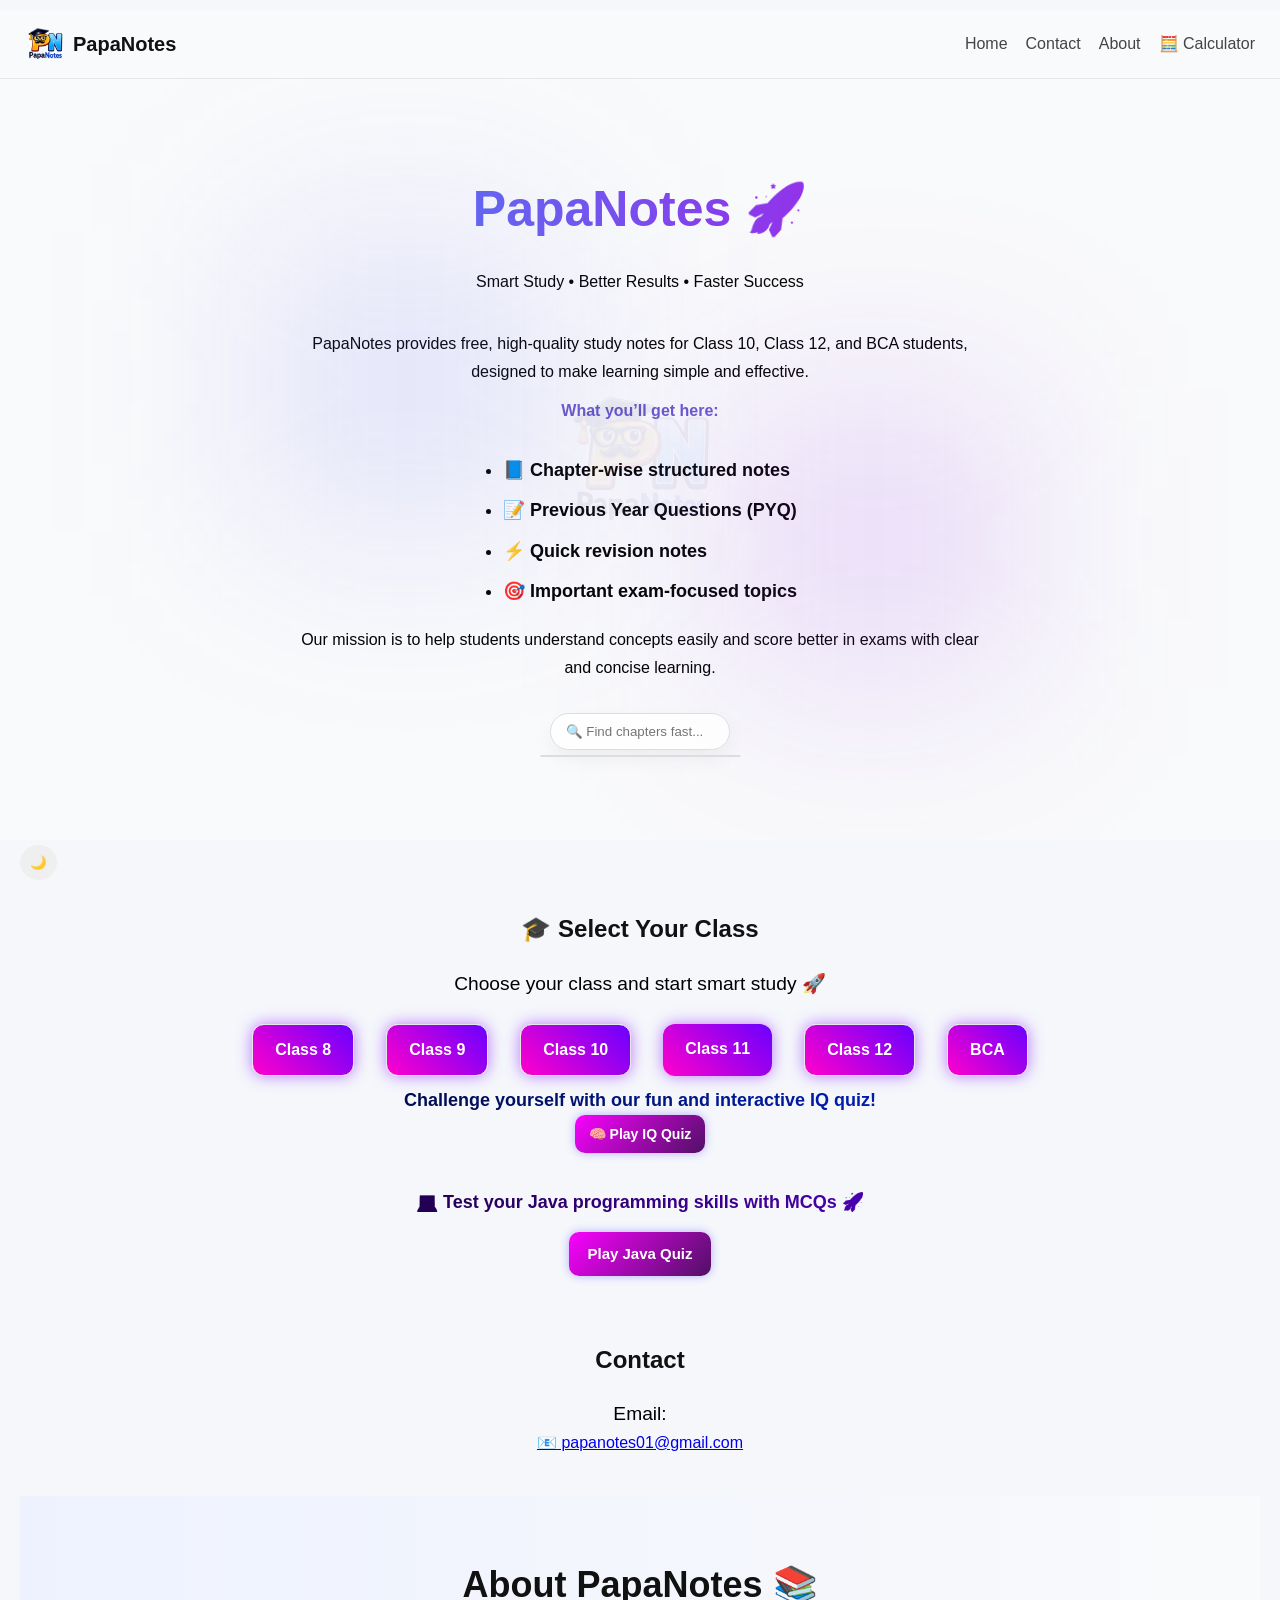
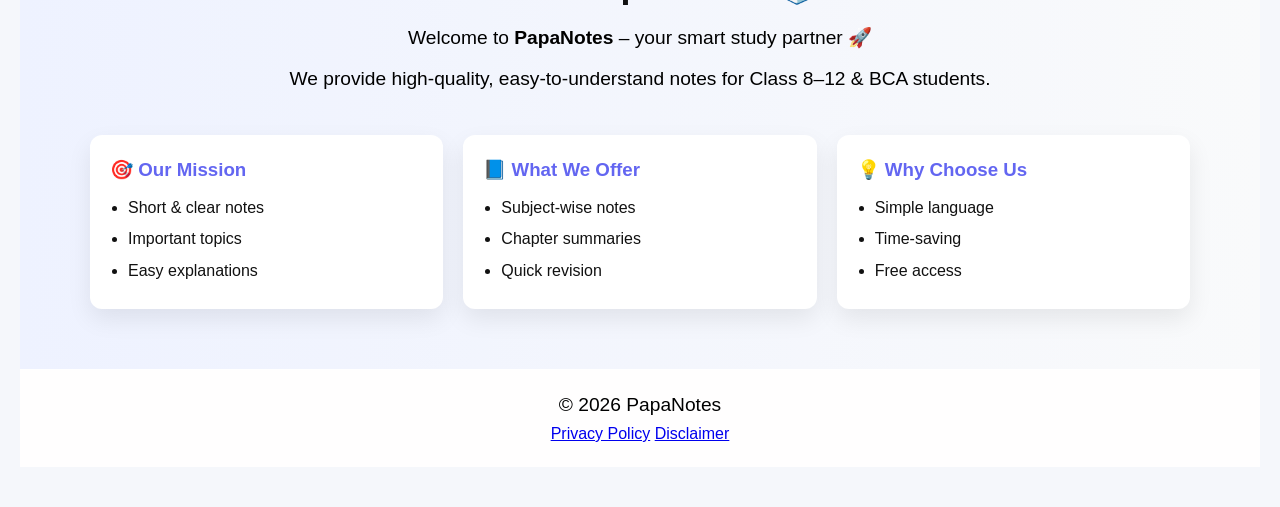
<file: index.html>
<!DOCTYPE html>
<html lang="en">
<head>
  
  
  <script async src="https://pagead2.googlesyndication.com/pagead/js/adsbygoogle.js?client=ca-pub-1681547886173313"
     crossorigin="anonymous"></script>
  <!-- Google tag (gtag.js) -->
<script async src="https://www.googletagmanager.com/gtag/js?id=G-G0ZSZNT3M0"></script>
<script>
  window.dataLayer = window.dataLayer || [];
  function gtag(){dataLayer.push(arguments);}
  gtag('js', new Date());

  gtag('config', 'G-G0ZSZNT3M0');
</script>
  <meta name="google-site-verification" content="KwKXz7dbavoe0z3zYrjuUnHLo2ltd5LOJzb6hYoY4wk" />
  <meta property="og:image" content="https://papanotes-study.vercel.app/logopapanotes.png">
  <script type="application/ld+json">
{
  "@context": "https://schema.org",
  "@type": "Organization",
  "name": "PapaNotes",
  "url": "https://papanotes-study.vercel.app",
  "logo": "https://papanotes-study.vercel.app/logopapanotes.png"
}
</script>
<link rel="canonical" href="https://papanotes-study.vercel.app/">
  <meta charset="UTF-8">
  <meta name="viewport" content="width=device-width, initial-scale=1.0">
  
  <title>PapaNotes - All Subjects Notes for Class 8, 9, 10, 11, 12 | Free Study Material</title>
  <meta name="description" content="Download free notes for all subjects including Chemistry, Maths, Physics, Biology for Class 8, 9, 10, 11, 12. Best study material on PapaNotes.">

  <link rel="stylesheet" href="note.css">
  <link rel="icon" type="image/png" sizes="512x512" href="logopapanotes.png">
<link rel="apple-touch-icon" href="logopapanotes.png">
</head>


<body>
  <div id="loader">
  <div class="spinner"></div>
</div>
  

<!-- NAVBAR -->
<nav class="navbar">
  
  <h1><img src="logopapanotes.png" class="logo"> PapaNotes</h1>

  <div>
    <a href="#" onclick="goHome()">Home</a>
    <a href="#contact">Contact</a>
    <a href="about.html">About</a>
    <a href="calculator.html"
class="calc-btn">

🧮 Calculator

</a>


  </div>
</nav>


<!-- HERO -->
<section class="hero fade-up">
  <img src="logopapanotes.png" class="bg-logo">

  <h1 id="heroText"></h1>
  <p>Smart Study • Better Results • Faster Success</p>
  <div class="hero-text">

  <p>
  PapaNotes provides free, high-quality study notes for Class 10, Class 12, and BCA students, designed to make learning simple and effective.
  </p>

  <p><strong>What you’ll get here:</strong></p>

  <ul>
    <li>📘 Chapter-wise structured notes</li>
    <li>📝 Previous Year Questions (PYQ)</li>
    <li>⚡ Quick revision notes</li>
    <li>🎯 Important exam-focused topics</li>
  </ul>

  <p>
  Our mission is to help students understand concepts easily and score better in exams with clear and concise learning.
  </p> 

</div>

  <!-- SEARCH -->
  <div class="search-box">
    <input id="search" placeholder="🔍 Find chapters fast...">

    <div id="suggestions" class="suggestions"></div>
  </div>
</section>

<!-- CATEGORY -->
<section class="categories fade-up">
  <h2 class="class-title">🎓 Select Your Class</h2>
<p class="sub-text">Choose your class and start smart study 🚀</p>

<div class="cat-box">
  <div class="cat" onclick="toggleClass('c8')"> Class 8</div>
<div class="cat" onclick="toggleClass('c9')"> Class 9</div>
<div class="cat" onclick="toggleClass('c10')"> Class 10</div>
<div class="cat active" onclick="toggleClass('c11')"> Class 11</div>
<div class="cat" onclick="toggleClass('c12')"> Class 12</div>
<div class="cat" onclick="toggleClass('bca')"> BCA</div>
</div>


    
    <div id="c8" class="subjects">
      <h3 onclick="toggleNote('math8')" class="sub-heading">Maths ➕</h3>

<div id="math8" class="note-content">

  <div class="card">
    <h3>1. Rational Numbers</h3>
    <p>Basics of rational numbers.</p>

    <div class="btn-box">
      <button class="btn pdf-btn">Coming Soon</button>
      <button class="btn info-btn disabled-btn" disabled>Info (Coming Soon)</button>
    </div>
  </div>

</div>
      <h3 onclick="toggleNote('sci8')" class="sub-heading">Science 🔬</h3>

<div id="sci8" class="note-content">

  <div class="card">
    <h3>1. Crop Production</h3>
    <p>Basics of agriculture.</p>

    <div class="btn-box">
      <button class="btn pdf-btn">Coming Soon</button>
      <button class="btn info-btn disabled-btn" disabled>Info (Coming Soon)</button>
    </div>
  </div>

</div>

    </div>
    <!-- CLASS 9 -->

<div id="c9" class="subjects">
      <h3 onclick="toggleNote('math9')" class="sub-heading">Maths ➕</h3>

<div id="math9" class="note-content">

  <div class="card">
    <h3>Number System</h3>
    <p>Basic concepts of real numbers.</p>


    <div class="btn-box">
      <button class="btn pdf-btn">Coming Soon</button>
      <button class="btn info-btn disabled-btn" disabled>Info (Coming Soon)</button>
    </div>
  </div>

</div>
      <h3 onclick="toggleNote('sci9')" class="sub-heading">Science 🔬</h3>

<div id="sci9" class="note-content">

  <!-- Chapter 1 -->
  <div class="card">
    <h3>📘 Class 9 Science – Chapter 1: Matter in Our Surroundings</h3>

    <p>
    This chapter explains the basic concept of matter, its properties, and different states (solid, liquid, gas). 
    It also covers particle nature of matter, diffusion, evaporation, and change of state with temperature and pressure.
    </p>

    <div class="btn-box">
      <button class="btn pdf-btn">Coming Soon</button>
      <button class="btn info-btn disabled-btn" disabled>
        Info (Coming Soon)
      </button>
    </div>
  </div>


  <!-- Chapter 2 -->
  <div class="card">
    <h3>📘 Class 9 Science – Chapter 2: Is Matter Around Us Pure</h3>

    <p>
    This chapter explains pure substances and mixtures. 
    Students learn about homogeneous and heterogeneous mixtures, solutions, colloids, suspensions, and separation techniques used in daily life.
    </p>

    <div class="btn-box">
      <button class="btn pdf-btn">Coming Soon</button>

      <button class="btn info-btn"
        onclick="event.stopPropagation(); openInfo(['chap2-science.jpeg'])">
        Info📊
      </button>
    </div>
  </div>

</div>
</div>
  <!-- CLASS 10 -->

<div id="c10" class="subjects">

  <p>Maths</p>

  <h3 onclick="toggleNote('science10')" style="cursor:pointer;">
    Science 📚
  </h3>

  <div id="science10" class="note-content" style="display:none;">

<!-- 1 -->
<div class="card" onclick style="border-left:6px solid #0800ff; background:linear-gradient(135deg,#f3e5f5,#fff);">
  <h3> 
1. Chemical Reactions & Equations
  </h3>




  <p>
Chemical Reactions and Equations is one of the most important chapters in Class 10 Science. It explains how substances change into new substances with different properties.
</p>

<p><strong>In this chapter, you will learn:</strong></p>

<ul>
  <li>What is a chemical reaction</li>
  <li>Types of chemical reactions (combination, decomposition, displacement, double displacement)</li>
  <li>How to write and balance chemical equations</li>
  <li>Oxidation and reduction (redox reactions)</li>
  <li>Effects like corrosion and rancidity</li>
</ul>


<p>
  
This chapter is very important for board exams and helps in building a strong foundation in chemistry.
</p>
 
  <div class="btn-box" onclick="event.stopPropagation()">
    <a href="/Chemical_Reactions_Class10.pdf" target="_blank" class="btn pdf-btn">Chemical_Reaction</a>
    <a href="/Galvanization_FINAL_v11.pdf" target="_blank" class="btn pdf-btn">Galvanization</a>
    <a href="/chemistry_poster.pdf" target="_blank" class="btn pdf-btn">First 30 Elements</a>
    <a href="/Reactivity_Series_FIXED.pdf" target="_blank" class="btn pdf-btn">Reactivity_Series</a>
    <a href="Corrosion&rancidity.pdf" target="_blank" class="btn pdf-btn">Corrosion & Rancidity</a>
  </div>
    




  <button class="btn info-btn"
onclick="event.stopPropagation(); openInfo([
  'Chemical_Reactions_info.jpeg',
  'goldenrules.jpeg',
  'OxidationReduction.jpeg',
  'CO2turn.jpeg',
  'reactivityseriesofmetals.jpeg',
  'common.jpeg',
  'electrolyticofwater.jpeg',
  'Corrosion_info.jpeg'
])">
  Info📊

  </button>
  </div>
   
<!-- 2 -->
<div class="card" onclick="toggleNote('ch2')" style="border-left:6px solid #7b1fa2; background:linear-gradient(135deg,#f3e5f5,#fff);">
  <h3>2. Acids, Bases & Salts</h3>

  <div id="ch2" class="note-content">
    <div class="btn-box">
      <button class="btn pdf-btn disabled-btn" disabled>PDF (Coming Soon)</button>
      <button class="btn info-btn disabled-btn" disabled>Info (Coming Soon)</button>
    </div>
  </div>
</div>

<!-- 3 -->
<div class="card" onclick="toggleNote('ch3')" style="border-left:6px solid #2e7d32; background:linear-gradient(135deg,#e8f5e9,#fff);">
  <h3>3. Metals & Non-Metals</h3>

  <div id="ch3" class="note-content">
    <div class="btn-box">
      <button class="btn pdf-btn disabled-btn" disabled>PDF (Coming Soon)</button>
      <button class="btn info-btn disabled-btn" disabled>Info (Coming Soon)</button>
    </div>
  </div>
</div>

<!-- 4 -->
<div class="card" onclick="toggleNote('ch4')" style="border-left:6px solid #ef6c00; background:linear-gradient(135deg,#fff3e0,#fff);">
  <h3>4. Carbon & Its Compounds</h3>

  <div id="ch4" class="note-content">
    <div class="btn-box">
      <button class="btn pdf-btn disabled-btn" disabled>PDF (Coming Soon)</button>
      <button class="btn info-btn disabled-btn" disabled>Info (Coming Soon)</button>
    </div>
  </div>
</div>

<!-- 5 -->
<div class="card" onclick="toggleNote('ch5')" style="border-left:6px solid #c62828; background:linear-gradient(135deg,#ffebee,#fff);">
  <h3>5. Life Processes</h3>

  <div id="ch5" class="note-content">
    <div class="btn-box">
      <button class="btn pdf-btn disabled-btn" disabled>PDF (Coming Soon)</button>
      <button class="btn info-btn"
        onclick="event.stopPropagation(); openInfo(['lifeprocesses.jpeg'])">
        Info📊
      </button>
    </div>
  </div>
</div>

<!-- 6 -->
<div class="card" onclick="toggleNote('ch6')" style="border-left:6px solid #00897b; background:linear-gradient(135deg,#e0f2f1,#fff);">
  <h3>6. Control & Coordination</h3>
  <div id="ch6" class="note-content">
    <div class="btn-box">
      <button class="btn pdf-btn disabled-btn" disabled>PDF (Coming Soon)</button>
      <button class="btn info-btn disabled-btn" disabled>Info (Coming Soon)</button>
    </div>
  </div>
</div>

<!-- 7 -->
<div class="card" onclick="toggleNote('ch7')" style="border-left:6px solid #d81b60; background:linear-gradient(135deg,#fce4ec,#fff);">
  <h3>7. How do Organisms Reproduce</h3>
  <div id="ch7" class="note-content">
    <div class="btn-box">
      <button class="btn pdf-btn disabled-btn" disabled>PDF (Coming Soon)</button>
      <button class="btn info-btn disabled-btn" disabled>Info (Coming Soon)</button>
    </div>
  </div>
</div>

<!-- 8 -->
<div class="card" onclick="toggleNote('ch8')" style="border-left:6px solid #3949ab; background:linear-gradient(135deg,#e8eaf6,#fff);">
  <h3>8. Heredity & Evolution</h3>
  <div id="ch8" class="note-content">
    <div class="btn-box">
      <button class="btn pdf-btn disabled-btn" disabled>PDF (Coming Soon)</button>
      <button class="btn info-btn disabled-btn" disabled>Info (Coming Soon)</button>
    </div>
  </div>
</div>

<!-- 9 -->
<div class="card" onclick="toggleNote('ch9')" style="border-left:6px solid #f9a825; background:linear-gradient(135deg,#fffde7,#fff);">
  <h3>9. Light - Reflection & Refraction</h3>
  <div id="ch9" class="note-content">
    <div class="btn-box">
      <button class="btn pdf-btn disabled-btn" disabled>PDF (Coming Soon)</button>
      <button class="btn info-btn"
        onclick="event.stopPropagation(); openInfo(['mirror&lens.jpeg'])">
        Info📊
      </button>
    </div>
  </div>
</div>

<!-- 10 -->
<div class="card" onclick="toggleNote('ch10')" style="border-left:6px solid #00acc1; background:linear-gradient(135deg,#e0f7fa,#fff);">
  <h3>10. Human Eye & Colourful World</h3>
  <div id="ch10" class="note-content">
    <div class="btn-box">
      <button class="btn pdf-btn disabled-btn" disabled>PDF (Coming Soon)</button>
      <button class="btn info-btn disabled-btn" disabled>Info (Coming Soon)</button>
    </div>
  </div>
</div>

<!-- 11 -->
<div class="card" onclick="toggleNote('ch11')" style="border-left:6px solid #6d4c41; background:linear-gradient(135deg,#efebe9,#fff);">
  <h3>11. Electricity</h3>
  <div id="ch11" class="note-content">
    <div class="btn-box">
      <button class="btn pdf-btn disabled-btn" disabled>PDF (Coming Soon)</button>
      <button class="btn info-btn disabled-btn" disabled>Info (Coming Soon)</button>
    </div>
  </div>
</div>

<!-- 12 -->
<div class="card" onclick="toggleNote('ch12')" style="border-left:6px solid #9e9d24; background:linear-gradient(135deg,#f9fbe7,#fff);">
  <h3>12. Magnetic Effects of Electric Current</h3>
  <div id="ch12" class="note-content">
    <div class="btn-box">
      <button class="btn pdf-btn disabled-btn" disabled>PDF (Coming Soon)</button>
      <button class="btn info-btn disabled-btn" disabled>Info (Coming Soon)</button>
    </div>
  </div>
</div>

<!-- 13 -->
<div class="card" onclick="toggleNote('ch13')" style="border-left:6px solid #616161; background:linear-gradient(135deg,#eeeeee,#fff);">
  <h3>13. Our Environment</h3>
  <div id="ch13" class="note-content">
    <div class="btn-box">
      <button class="btn pdf-btn disabled-btn" disabled>PDF (Coming Soon)</button>
      <button class="btn info-btn disabled-btn" disabled>Info (Coming Soon)</button>
    </div>
  </div>
</div>

  </div>
  <!-- 🔥 10 PYQ -->

<p onclick="window.location.href='class10pyq.html'"
style="
cursor:pointer;
font-weight:bold;
color:#6a5cff;
margin-top:20px;
text-align:center;
">

🧪 Class 10 Science PYQ

</p>
</div>

    
    <div id="c11" class="subjects">
      <!-- CLASS 11 CHEMISTRY -->

<h3 onclick="toggleNote('chem11')" class="subject-title bio" style="cursor:pointer;">
  Chemistry 🧪
</h3>

<div id="chem11" class="note-content" style="display:none;">

  <!-- Chapter 1 -->
  <div class="card">
    <h3>Some Basic Concepts of Chemistry</h3>
    <p>Introduction to chemistry, mole concept, laws of chemical combination.</p>
    <div class="btn-box">
      <button class="btn pdf-btn">Coming Soon</button>
      <!-- Info working -->
      <button class="btn info-btn"
        onclick="event.stopPropagation(); openInfo(['propertiesofmater.jpeg','statesofmater.jpeg'])">
        Info📊
      </button>
    </div>
  </div>

  <!-- Chapter 2 -->
  <div class="card">
    <h3>Structure of Atom</h3>
    <p>Atomic models, quantum numbers, electronic configuration.</p>
    <div class="btn-box">
      <button class="btn pdf-btn">Coming Soon</button>
      <button class="btn info-btn">Coming Soon</button>
    </div>
  </div>

  <!-- Chapter 3 -->
  <div class="card">
    <h3>Classification of Elements and Periodicity</h3>
    <p>Periodic table, trends, properties of elements.</p>
    <div class="btn-box">
      <button class="btn pdf-btn">Coming Soon</button>
      <button class="btn info-btn">Coming Soon</button>
    </div>
  </div>

  <!-- Chapter 4 -->
  <div class="card">
    <h3>Chemical Bonding and Molecular Structure</h3>
    <p>Types of bonds, VSEPR theory, hybridization.</p>
    <div class="btn-box">
      <button class="btn pdf-btn">Coming Soon</button>
      <button class="btn info-btn">Coming Soon</button>
    </div>
  </div>

  <!-- Chapter 5 -->
  <div class="card">
    <h3>States of Matter (Gases and Liquids)</h3>
    <p>Gas laws, intermolecular forces, behaviour of gases.</p>
    <div class="btn-box">
      <button class="btn pdf-btn">Coming Soon</button>
      <button class="btn info-btn">Coming Soon</button>
    </div>
  </div>

  <!-- Chapter 6 -->
  <div class="card">
    <h3>Thermodynamics</h3>
    <p>Energy changes, laws of thermodynamics, enthalpy.</p>
    <div class="btn-box">
      <button class="btn pdf-btn">Coming Soon</button>
      <button class="btn info-btn">Coming Soon</button>
    </div>
  </div>

  <!-- Chapter 7 -->
  <div class="card">
    <h3>Equilibrium</h3>
    <p>Chemical and ionic equilibrium, Le Chatelier’s principle.</p>
    <div class="btn-box">
      <button class="btn pdf-btn">Coming Soon</button>
      <button class="btn info-btn">Coming Soon</button>
    </div>
  </div>

  <!-- Chapter 8 -->
  <div class="card">
    <h3>Redox Reactions</h3>
    <p>Oxidation, reduction, balancing redox reactions.</p>
    <div class="btn-box">
      <button class="btn pdf-btn">Coming Soon</button>
      <button class="btn info-btn">Coming Soon</button>
    </div>
  </div>

  <!-- Chapter 9 -->
  <div class="card">
    <h3>Hydrogen</h3>
    <p>Properties, uses, and compounds of hydrogen.</p>
    <div class="btn-box">
      <button class="btn pdf-btn">Coming Soon</button>
      <button class="btn info-btn">Coming Soon</button>
    </div>
  </div>

  <!-- Chapter 10 -->
  <div class="card">
    <h3>The s-Block Elements</h3>
    <p>Alkali and alkaline earth metals.</p>
    <div class="btn-box">
      <button class="btn pdf-btn">Coming Soon</button>
      <button class="btn info-btn">Coming Soon</button>
    </div>
  </div>

  <!-- Chapter 11 -->
  <div class="card">
    <h3>The p-Block Elements</h3>
    <p>Group 13 to 18 elements and their properties.</p>
    <div class="btn-box">
      <button class="btn pdf-btn">Coming Soon</button>
      <button class="btn info-btn">Coming Soon</button>
    </div>
  </div>

  <!-- Chapter 12 -->
  <div class="card">
    <h3>Organic Chemistry – Some Basic Principles</h3>
    <p>Basic concepts, nomenclature, reaction mechanisms.</p>
    <div class="btn-box">
      <button class="btn pdf-btn">Coming Soon</button>
      <button class="btn info-btn">Coming Soon</button>
    </div>
  </div>

  <!-- Chapter 13 -->
  <div class="card">
    <h3>Hydrocarbons</h3>
    <p>Alkanes, alkenes, alkynes, aromatic hydrocarbons.</p>
    <div class="btn-box">
      <button class="btn pdf-btn">Coming Soon</button>
      <button class="btn info-btn">Coming Soon</button>
    </div>
  </div>

  <!-- Chapter 14 -->
  <div class="card">
    <h3>Environmental Chemistry</h3>
    <p>Pollution, environmental issues, green chemistry.</p>
    <div class="btn-box">
      <button class="btn pdf-btn">Coming Soon</button>
      <button class="btn info-btn">Coming Soon</button>
    </div>
  </div>

</div>
    </div>


<div id="c12" class="subjects">

  <!-- Biology heading -->
<h3 onclick="toggleNote('bioSection')" class="subject-title bio" style="cursor:pointer;">
  Biology 🧬
</h3>

<!-- Hidden Biology section -->
<div id="bioSection" class="note-content">

  <div class="card" onclick="toggleNote('bio1')">
    <h3>1. Life Processes</h3>
    <p>Nutrition, respiration, transportation & excretion basics.</p>

    <div id="bio1" class="note-content">
      <div class="btn-box">

        <!-- Coming Soon -->
        <button class="btn pdf-btn disabled">
          Coming Soon ⏳
        </button>

        <!-- Info -->
        <button class="btn info-btn"
          onclick="event.stopPropagation(); openInfo(['Biology-info.jpeg'])">
          Info
        </button>

      </div>
    </div>
  </div>

</div>


  <!-- 🔥 CHEMISTRY (FULL WORKING) -->
  <p onclick="toggleNote('chem12')" style="cursor:pointer;">
      Chemistry 🧪</p>

<div id="chem12" class="note-content">

 
  <!-- 1 -->
  <div class="card" onclick="toggleNote('c12ch1')">
  <h3>1. Solutions</h3>
  <p>
Solutions is one of the most important chapters in Class 12 Chemistry. It deals with the properties and behavior of solutions and their applications in daily life.
</p>

<p><strong>In this chapter, you will learn:</strong></p>

<ul>
  <li>Types of solutions (solid, liquid, gaseous)</li>
  <li>Concentration terms (molarity, molality, mole fraction)</li>
  <li>Raoult’s Law and its applications</li>
  <li>Ideal and non-ideal solutions</li>
  <li>Colligative properties (boiling point elevation, freezing point depression, osmotic pressure)</li>
</ul>



<p>
This chapter is very important for board exams and contains both theory and numerical-based questions.
</p>

  <div id="c12ch1" class="note-content">
    <div class="btn-box">

      <!-- PDF --> <a href="/AZEOTROPE.pdf" target="_blank" class="btn pdf-btn">Azeotrope</a>

<a href="/Colligative_Properties.pdf" target="_blank" class="btn pdf-btn">Colligative Properties</a>

<a href="/Gas_Laws_.pdf" target="_blank" class="btn pdf-btn">Henry, Raoult & Dalton</a>
<a href="n-factor-value-of-different-compound.pdf" target="_blank" class="btn pdf-btn">Normality ( n- factor) value</a>

      <!-- Info working -->
      <button class="btn info-btn"
onclick="event.stopPropagation(); openInfo([
  'degree.jpeg',
  'azeotrope.jpeg',
  'colligative.jpeg',
  'chatelier.3.jpeg',
  'solution_info.jpeg'
])">
  Info📊
</button>

    </div>
  </div> 
  </div>
  

  
<!-- 2 -->
<div class="card" onclick="toggleNote('c12ch2')">
  <h3>2. Electrochemistry</h3>
  <p>
Electrochemistry is one of the most important chapters in Class 12 Chemistry. It deals with the relationship between electrical energy and chemical reactions.
</p>

<p><strong>In this chapter, you will learn:</strong></p>

<ul>
  <li>Electrochemical cells and their types</li>
  <li>Galvanic (voltaic) and electrolytic cells</li>
  <li>Electrode potential and standard electrode potential</li>
  <li>Nernst equation and its applications</li>
  <li>Conductance and conductivity</li>
  <li>Batteries and fuel cells</li>
</ul>



<p>
This chapter is very important for board exams and includes both theory and numerical questions.
</p>
  
  <div id="c12ch2" class="note-content">
    <div class="btn-box">
      <a href="/ELECTRODES.pdf" target="_blank" class="btn pdf-btn">ELECTRODES</a>
      <a href="Electrochemical_Cell.pdf" target="_blank" class="btn pdf-btn">Electrochemical_Cell</a>
      <a href="Wheatstone_Bridge_Final_Red_Border.pdf" target="_blank" class="btn pdf-btn">Wheat stone Bridge </a>


      <!-- Info working -->
      <button class="btn info-btn"
        onclick="event.stopPropagation(); openInfo(['chapter2-cell-sign-convention.jpeg','Electrochemical_Cel_linfo.jpeg','Salt_bridge&electrode.jpeg','standard.jpeg','WheatstoneBridge .jpeg'])">
        Info📊
      </button>

    </div>
  </div>
</div>

<!-- 3 -->
<div class="card" onclick="toggleNote('c12ch3')">
  <h3>3. Chemical Kinetics</h3>
  <div id="c12ch3" class="note-content">
    <div class="btn-box">
      <button class="btn pdf-btn disabled-btn" disabled>PDF (Coming Soon)</button>
      <button class="btn info-btn disabled-btn" disabled>Info (Coming Soon)</button>
    </div>
  </div>
</div>

<!-- 4 -->
<div class="card" onclick="toggleNote('c12ch4')">
  <h3>4. d- and f-Block Elements</h3>
  <div id="c12ch4" class="note-content">
    <div class="btn-box">
      <button class="btn pdf-btn disabled-btn" disabled>PDF (Coming Soon)</button>
      <button class="btn info-btn disabled-btn" disabled>Info (Coming Soon)</button>
    </div>
  </div>
</div>

<!-- 5 -->
<div class="card" onclick="toggleNote('c12ch5')">
  <h3>5. Coordination Compounds</h3>
  <div id="c12ch5" class="note-content">
    <div class="btn-box">
      <button class="btn pdf-btn disabled-btn" disabled>PDF (Coming Soon)</button>
      <button class="btn info-btn disabled-btn" disabled>Info (Coming Soon)</button>
    </div>
  </div>
</div>

<!-- 6 -->
<div class="card" onclick="toggleNote('c12ch6')">
  <h3>6. Haloalkanes and Haloarenes</h3>
  <div id="c12ch6" class="note-content">
    <div class="btn-box">
      <button class="btn pdf-btn disabled-btn" disabled>PDF (Coming Soon)</button>
      <button class="btn info-btn disabled-btn" disabled>Info (Coming Soon)</button>
    </div>
  </div>
</div>

<!-- 7 -->
<div class="card" onclick="toggleNote('c12ch7')">
  <h3>7. Alcohols, Phenols and Ethers</h3>
  <div id="c12ch7" class="note-content">
    <div class="btn-box">
      <button class="btn pdf-btn disabled-btn" disabled>PDF (Coming Soon)</button>
      <button class="btn info-btn disabled-btn" disabled>Info (Coming Soon)</button>
    </div>
  </div>
</div>

<!-- 8 -->
<div class="card" onclick="toggleNote('c12ch8')">
  <h3>8. Aldehydes, Ketones and Carboxylic Acids</h3>
  <div id="c12ch8" class="note-content">
    <div class="btn-box">
      <button class="btn pdf-btn disabled-btn" disabled>PDF (Coming Soon)</button>
      <button class="btn info-btn disabled-btn" disabled>Info (Coming Soon)</button>
    </div>
  </div>
</div>

<!-- 9 -->
<div class="card" onclick="toggleNote('c12ch9')">
  <h3>9. Amines</h3>
  <div id="c12ch9" class="note-content">
    <div class="btn-box">
      <button class="btn pdf-btn disabled-btn" disabled>PDF (Coming Soon)</button>
      <button class="btn info-btn disabled-btn" disabled>Info (Coming Soon)</button>
    </div>
  </div>
</div>

<!-- 10 -->
<div class="card" onclick="toggleNote('c12ch10')">
  <h3>10. Biomolecules</h3>
  <div id="c12ch10" class="note-content">
    <div class="btn-box">
      <button class="btn pdf-btn disabled-btn" disabled>PDF (Coming Soon)</button>
      <button class="btn info-btn disabled-btn" disabled>Info (Coming Soon)</button>
    </div>
  </div>
</div>
</div>  <!-- chem12 -->
<p onclick="window.location.href='class12pyq.html'"
style="
cursor:pointer;
font-weight:bold;
color:#6a5cff;
margin-top:15px;
">

📘 Class 12 PYQ

</p>

</div>  <!-- c12 -->
 



<div id="bca" class="subjects">

  <p onclick="toggleNote('bcaPyq')" style="cursor:pointer;">
    PYQ 📚
  </p>

  <div id="bcaPyq" class="note-content">

    <!-- DSA -->
    <div class="card blue" onclick="toggleNote('dsa')">
      <div class="icon">💻</div>

      <div class="content">
        <h3>DSA in C</h3>
        <p>
DSA in C Previous Year Questions help students understand important concepts like arrays, linked lists, stacks, and queues.

These questions are useful for practicing problem-solving and improving coding skills for exams.

Regular practice of PYQs helps in understanding exam patterns and scoring better marks.
</p>

        <div id="dsa" class="note-content">
          <div class="btn-box">
            <a href="DATA STRUCTURES---PYQ....pdf" class="btn pdf-btn">PYQ</a>
            <button class="btn info-btn disabled-btn" disabled>Info (Coming Soon)</button>
              
            </button>
          </div>
        </div>
      </div>

      <div class="arrow">➜</div>
    </div>

    <!-- WEB -->
    <div class="card purple" onclick="toggleNote('web')">
      <div class="icon">🌐</div>

      <div class="content">
        <h3>Web Technology</h3>
        <p>
Web Technology PYQs cover important topics like HTML, CSS, JavaScript, and web development basics.

These questions help students revise key concepts and understand how web applications are built.

Practicing previous year questions improves both theoretical and practical knowledge.
</p>

        <div id="web" class="note-content">
          <div class="btn-box">
            <a href="Web-tecknology..pdf" class="btn pdf-btn">PYQ</a>
            <button class="btn info-btn disabled-btn" disabled>Info (Coming Soon)</button>
            </button>
          </div>
        </div>
      </div>

      <div class="arrow">➜</div>
    </div>

    <!-- JAVA -->
    <div class="card green" onclick="toggleNote('java')">
      <div class="icon">☕</div>

      <div class="content">
        <h3>Java</h3>
        <p>
Java Previous Year Questions focus on object-oriented programming concepts such as classes, inheritance, polymorphism, and exception handling.

These questions are important for both theory and coding-based exams.

Practicing PYQs helps in improving logical thinking and programming skills.
</p>

        <div id="java" class="note-content">
          <div class="btn-box">
            <a href="OOP-java.pdf" class="btn pdf-btn">PYQ</a>
            <button class="btn info-btn disabled-btn" disabled>Info (Coming Soon)</button>
            </button>
          </div>
        </div>
      </div>

      <div class="arrow">➜</div>
    </div>

    <!-- OS -->
    <div class="card blue" onclick="toggleNote('os')">
      <div class="icon">🖥️</div>

      <div class="content">
        <h3>Operating System</h3>
        <p>
Operating System PYQs include important topics like process management, memory management, scheduling, and file systems.

These questions help students understand core OS concepts and prepare effectively for exams.

Regular practice ensures better understanding and higher scores.
</p>

        <div id="os" class="note-content">
          <div class="btn-box">
            <a href="OPERATING SYSTEM.pdf" class="btn pdf-btn">PYQ</a>
            <button class="btn info-btn disabled-btn" disabled>Info (Coming Soon)</button>
            </button>
          </div>
        </div>
      </div>

      <div class="arrow">➜</div>
    </div>

  </div>
</div>

<!-- IQ QUIZ -->

<div class="iq-section fade-up">



<p>

Challenge yourself with our
fun and interactive IQ quiz!

</p>

<a href="iqquiz.html"
class="iq-btn">

🧠 Play IQ Quiz
<!-- JAVA QUIZ -->
</a>
</div>
<div class="java-section fade-up">

<p>
💻 Test your Java programming skills with MCQs 🚀
</p>

<a href="java-mcq-test.html" class="java-btn">



Play Java Quiz

</a>

</div>


<!-- CONTACT -->
<section id="contact" class="fade-up">
  <h2>Contact</h2>

  <p>Email:</p>
  <a href="mailto:papanotes01@gmail.com">
    📧 papanotes01@gmail.com
  </a>
</section>
<section class="about-section">

  <div class="about-box">

    <h1>About PapaNotes 📚</h1>

    <p class="about-intro">
      Welcome to <b>PapaNotes</b> – your smart study partner 🚀
    </p>

    <p class="about-desc">
      We provide high-quality, easy-to-understand notes for Class 8–12 & BCA students.
    </p>

    <div class="about-grid">

      <div class="about-card">
        <h3>🎯 Our Mission</h3>
        <ul>
          <li>Short & clear notes</li>
          <li>Important topics</li>
          <li>Easy explanations</li>
        </ul>
      </div>

      <div class="about-card">
        <h3>📘 What We Offer</h3>
        <ul>
          <li>Subject-wise notes</li>
          <li>Chapter summaries</li>
          <li>Quick revision</li>
        </ul>
      </div>

      <div class="about-card">
        <h3>💡 Why Choose Us</h3>
        <ul>
          <li>Simple language</li>
          <li>Time-saving</li>
          <li>Free access</li>
        </ul>
      </div>

    </div>

  </div>
  

</section>

<!-- FOOTER -->
<footer>
  <p>© 2026 PapaNotes</p>

  <a href="privacy.html">Privacy Policy</a>
  <a href="disclaimer.html">Disclaimer</a>
</footer>
<script>
  window.onload = function(){
    var loader = document.getElementById("loader");
    if(loader){
      loader.style.display = "none";
    }
  };
  
</script>
</script>
<script>
  setTimeout(()=>{
    const loader = document.getElementById("loader");
    if(loader) loader.style.display="none";
  },2000);
</script>



<script src="notess.js"></script>





<!-- page ka sab content ... -->

<!-- 🔥 POPUP (body ke end me, last element) -->
<div id="imgPopup" onclick="closeImage()">
  <span class="close" onclick="event.stopPropagation(); closeImage()">✖</span>
  <img id="popupImg" alt="preview" />
  <button class="prev" onclick="event.stopPropagation(); prevImage()">❮</button>
  <button class="next" onclick="event.stopPropagation(); nextImage()">❯</button>
</div>

</body>

</html>
</file>
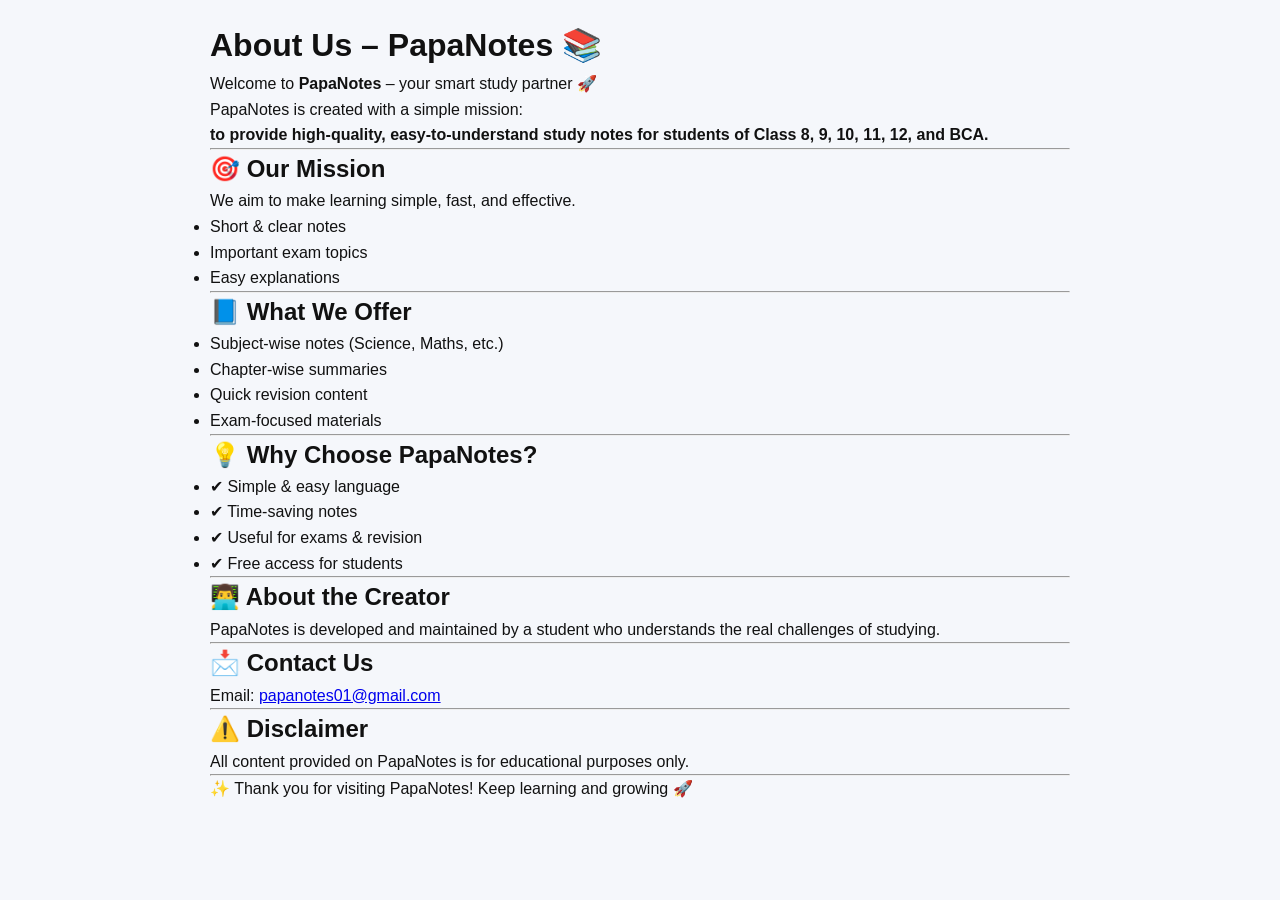
<file: about.html>
<!DOCTYPE html>
<html lang="en">
<head>
  <meta charset="UTF-8">
  <title>About Us - PapaNotes</title>
  <meta name="viewport" content="width=device-width, initial-scale=1.0">
  <link rel="stylesheet" href="note.css">
</head>

<body style="padding:20px; max-width:900px; margin:auto; line-height:1.6;">

<h1>About Us – PapaNotes 📚</h1>

<p>Welcome to <b>PapaNotes</b> – your smart study partner 🚀</p>

<p>PapaNotes is created with a simple mission:<br>
<b>to provide high-quality, easy-to-understand study notes for students of Class 8, 9, 10, 11, 12, and BCA.</b></p>

<hr>

<h2>🎯 Our Mission</h2>
<p>We aim to make learning simple, fast, and effective.</p>

<ul>
<li>Short & clear notes</li>
<li>Important exam topics</li>
<li>Easy explanations</li>
</ul>

<hr>

<h2>📘 What We Offer</h2>

<ul>
<li>Subject-wise notes (Science, Maths, etc.)</li>
<li>Chapter-wise summaries</li>
<li>Quick revision content</li>
<li>Exam-focused materials</li>
</ul>

<hr>

<h2>💡 Why Choose PapaNotes?</h2>

<ul>
<li>✔ Simple & easy language</li>
<li>✔ Time-saving notes</li>
<li>✔ Useful for exams & revision</li>
<li>✔ Free access for students</li>
</ul>

<hr>

<h2>👨‍💻 About the Creator</h2>
<p>PapaNotes is developed and maintained by a student who understands the real challenges of studying.</p>

<hr>

<h2>📩 Contact Us</h2>
<p>Email: <a href="mailto:papanotes01@gmail.com">papanotes01@gmail.com</a></p>

<hr>

<h2>⚠️ Disclaimer</h2>
<p>All content provided on PapaNotes is for educational purposes only.</p>

<hr>

<p>✨ Thank you for visiting PapaNotes! Keep learning and growing 🚀</p>

</body>
</html>
</file>
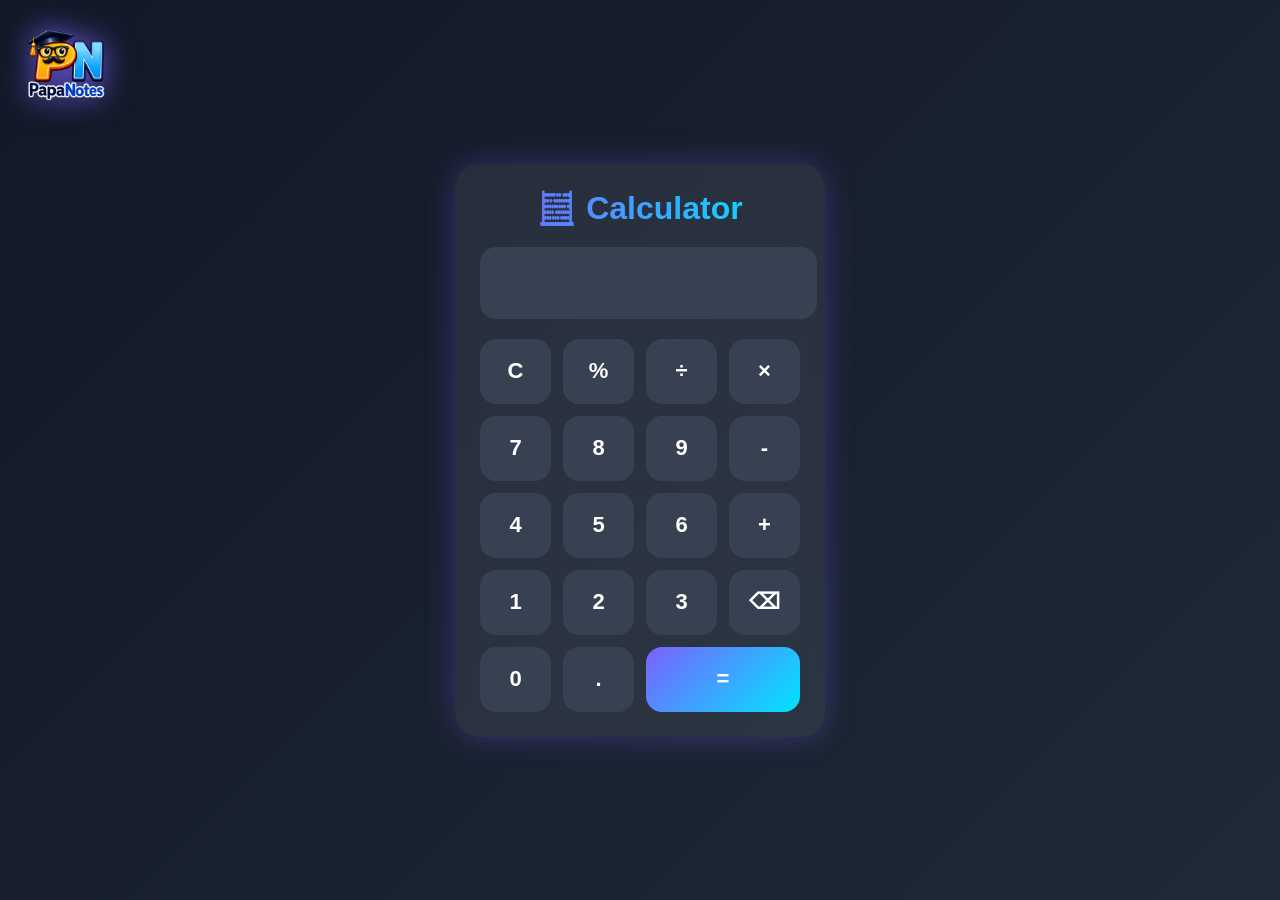
<file: calculator.html>
<!DOCTYPE html>
<html lang="en">

<head>

<meta charset="UTF-8">

<meta name="viewport"
content="width=device-width, initial-scale=1.0">

<title>PapaNotes Calculator</title>
<img src="logopapanotes.png"
class="logo">

<style>
    .logo{

position:absolute;

top:20px;
left:20px;

width:90px;

height:auto;

z-index:100;

filter:
drop-shadow(
0 0 15px
rgba(123,97,255,0.8)
);

animation:logoFloat 3s ease-in-out infinite;

}

/* FLOAT */

@keyframes logoFloat{

0%{

transform:translateY(0);

}

50%{

transform:translateY(-8px);

}

100%{

transform:translateY(0);

}

}

body{

margin:0;
padding:0;

font-family:Arial,sans-serif;

min-height:100vh;

display:flex;
justify-content:center;
align-items:center;

background:linear-gradient(
135deg,
#111827,
#1f2937
);

}

.calculator{

width:320px;

padding:25px;

border-radius:24px;

background:rgba(255,255,255,0.08);

backdrop-filter:blur(12px);

box-shadow:
0 0 30px rgba(123,97,255,0.3);

}

.title{

text-align:center;

font-size:32px;

font-weight:bold;

margin-bottom:20px;

background:linear-gradient(
90deg,
#7b61ff,
#00e5ff
);

-webkit-background-clip:text;
background-clip:text;


-webkit-text-fill-color:transparent;

}

#display{

width:100%;

height:70px;

border:none;

outline:none;

border-radius:16px;

margin-bottom:20px;

font-size:30px;

padding-left:15px;

background:#374151;

color:white;

}

.buttons{

display:grid;

grid-template-columns:
repeat(4,1fr);

gap:12px;

}

button{

height:65px;

border:none;

border-radius:16px;

font-size:22px;

font-weight:bold;

cursor:pointer;

background:#374151;

color:white;

transition:0.3s;

}

button:hover{

background:#7b61ff;

transform:scale(1.05);

}

.equal{

grid-column:span 2;

background:linear-gradient(
135deg,
#7b61ff,
#00e5ff
);

}

</style>

</head>

<body>

<div class="calculator">

<div class="title">

🧮 Calculator

</div>

<input type="text"
id="display"
readonly>

<div class="buttons">

<button onclick="clearDisplay()">
C
</button>

<button onclick="append('%')">
%
</button>

<button onclick="append('/')">
÷
</button>

<button onclick="append('*')">
×
</button>

<button onclick="append('7')">
7
</button>

<button onclick="append('8')">
8
</button>

<button onclick="append('9')">
9
</button>

<button onclick="append('-')">
-
</button>

<button onclick="append('4')">
4
</button>

<button onclick="append('5')">
5
</button>

<button onclick="append('6')">
6
</button>

<button onclick="append('+')">
+
</button>

<button onclick="append('1')">
1
</button>

<button onclick="append('2')">
2
</button>

<button onclick="append('3')">
3
</button>

<button onclick="deleteLast()">
⌫
</button>

<button onclick="append('0')">
0
</button>

<button onclick="append('.')">
.
</button>

<button class="equal"
onclick="calculate()">

=

</button>

</div>

</div>

<script>

let display =
document.getElementById("display");

function append(value){

display.value += value;

}

function clearDisplay(){

display.value = "";

}

function deleteLast(){

display.value =
display.value.slice(0,-1);

}

function calculate(){

try{

display.value =
eval(display.value);

}

catch{

display.value = "Error";

}

}

</script>

</body>

</html>
</file>
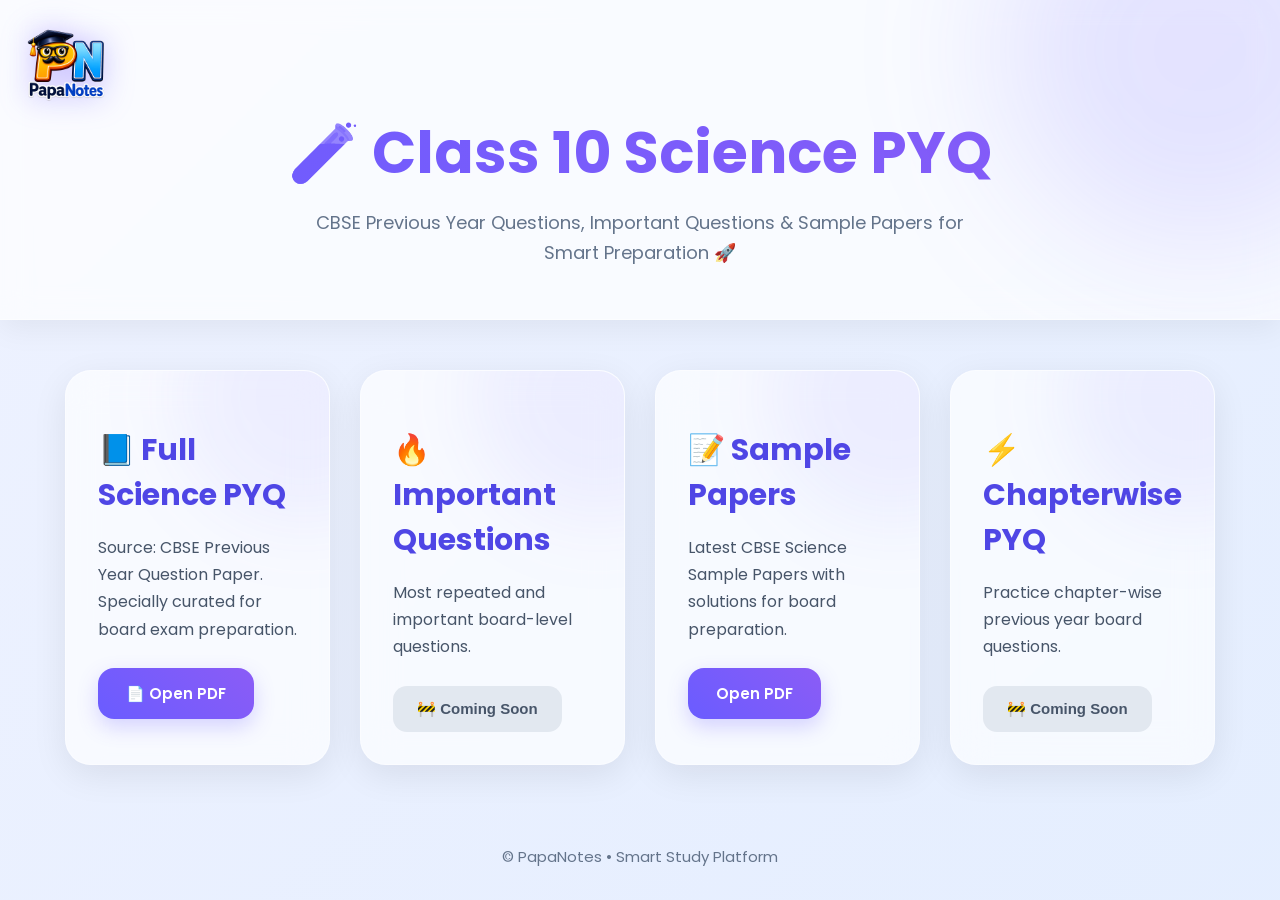
<file: class10pyq.html>
<!DOCTYPE html>
<html lang="en">

<head>

<meta charset="UTF-8">

<meta name="viewport"
content="width=device-width, initial-scale=1.0">

<title>Class 10 Science PYQ</title>

<style>

/* GOOGLE FONT */

@import url('https://fonts.googleapis.com/css2?family=Poppins:wght@300;400;500;600;700&display=swap');

/* PREMIUM BODY */

body{

margin:0;
padding:0;

font-family:'Poppins',sans-serif;

background:
linear-gradient(
135deg,
#eef2ff,
#dbeafe,
#f5f3ff
);

background-size:400% 400%;

animation:bgMove 12s ease infinite;

color:#111827;

overflow-x:hidden;

}

/* ANIMATED BACKGROUND */

@keyframes bgMove{

0%{
background-position:0% 50%;
}

50%{
background-position:100% 50%;
}

100%{
background-position:0% 50%;
}

}

/* HEADER */

.header{

position:relative;

background:
rgba(255,255,255,0.7);

backdrop-filter:blur(14px);

padding:70px 20px 50px;

text-align:center;

overflow:hidden;

box-shadow:
0 8px 30px rgba(0,0,0,0.06);

border-bottom:
1px solid rgba(255,255,255,0.4);

}

/* HEADER GLOW */

.header::before{

content:"";

position:absolute;

width:400px;
height:400px;

background:
rgba(106,92,255,0.15);

border-radius:50%;

top:-150px;
right:-120px;

filter:blur(70px);

}

/* TITLE */

.header h1{

font-size:58px;

margin-bottom:12px;

font-weight:700;

background:
linear-gradient(
90deg,
#6a5cff,
#8b5cf6
);

-webkit-background-clip:text;
background-clip:text;

-webkit-text-fill-color:transparent;

}

/* SUBTITLE */

.header p{

font-size:18px;

color:#64748b;

max-width:700px;

margin:auto;

line-height:1.7;

}

/* LOGO */

.logo{

position:absolute;

top:20px;
left:20px;

width:90px;

z-index:100;

filter:
drop-shadow(
0 0 15px
rgba(123,97,255,0.4)
);

animation:floatLogo 3s ease-in-out infinite;

}

/* FLOAT */

@keyframes floatLogo{

0%{
transform:translateY(0);
}

50%{
transform:translateY(-4px);
}

100%{
transform:translateY(0);
}

}

/* DASHBOARD */

.pyq-container{

width:90%;

max-width:1150px;

margin:50px auto;

display:grid;

grid-template-columns:
repeat(auto-fit,minmax(260px,1fr));

gap:30px;

}

/* CARD */

.pyq-card{

background:
rgba(255,255,255,0.65);

backdrop-filter:blur(18px);

padding:32px;

border-radius:26px;

border:
1px solid rgba(255,255,255,0.4);

box-shadow:
0 10px 35px rgba(0,0,0,0.08);

transition:0.35s;

position:relative;

overflow:hidden;

}

/* CARD GLOW */

.pyq-card::before{

content:"";

position:absolute;

width:250px;
height:250px;

background:
rgba(106,92,255,0.08);

border-radius:50%;

top:-100px;
right:-100px;

filter:blur(40px);

}

/* SHINE EFFECT */

.pyq-card::after{

content:"";

position:absolute;

top:-50%;

left:-70%;

width:220px;

height:220px;

background:
rgba(255,255,255,0.18);

transform:rotate(25deg);

transition:0.7s;

}

/* HOVER */

.pyq-card:hover{

transform:
translateY(-8px)
scale(1.02);

box-shadow:
0 18px 45px rgba(106,92,255,0.18);

}

.pyq-card:hover::after{

left:130%;

}

/* TITLE */

.pyq-card h2{

font-size:30px;

margin-bottom:15px;

color:#4f46e5;

position:relative;

z-index:2;

}

/* TEXT */

.pyq-card p{

font-size:16px;

line-height:1.7;

color:#475569;

margin-bottom:25px;

position:relative;

z-index:2;

}

/* BUTTON */

.pyq-btn{

display:inline-block;

padding:14px 28px;

border-radius:16px;

background:
linear-gradient(
45deg,
#6a5cff,
#8b5cf6
);

color:white;

text-decoration:none;

font-weight:600;

font-size:15px;

transition:0.3s;

position:relative;

z-index:2;

box-shadow:
0 8px 20px rgba(106,92,255,0.25);

}

/* BUTTON HOVER */

.pyq-btn:hover{

transform:scale(1.06);

box-shadow:
0 10px 28px rgba(106,92,255,0.35);

}

/* COMING SOON */

.coming-btn{

padding:14px 24px;

border:none;

border-radius:14px;

background:#e2e8f0;

color:#475569;

font-weight:600;

font-size:15px;

cursor:not-allowed;

position:relative;

z-index:2;

}

/* FOOTER */

.footer{

text-align:center;

padding:30px;

font-size:15px;

color:#64748b;

}

/* MOBILE */

@media(max-width:768px){

.header h1{

font-size:40px;

}

.header p{

font-size:16px;

}

.logo{

width:70px;

}

}
/* FOOTER */

.footer{

text-align:center;

padding:30px;

font-size:15px;

color:#64748b;

}

/* MOBILE */

@media(max-width:768px){

.header h1{

font-size:40px;

}

.header p{

font-size:16px;

}

.logo{

width:70px;

}

}

</style>

</head>

<body>

<!-- HEADER -->

<div class="header">

<img src="logopapanotes.png"
class="logo">

<h1>

🧪 Class 10 Science PYQ

</h1>

<p>

CBSE Previous Year Questions,
Important Questions & Sample Papers
for Smart Preparation 🚀

</p>

</div>

<!-- CARDS -->

<div class="pyq-container">

<!-- FULL PYQ -->

<div class="pyq-card">

<h2>

📘 Full Science PYQ

</h2>

<p>

Source: CBSE Previous Year Question Paper.
Specially curated for board exam preparation.

</p>

<a href="Science10PYQ.pdf"
target="_blank"
class="pyq-btn">

📄 Open PDF

</a>

</div>

<!-- IMPORTANT -->

<div class="pyq-card">

<h2>

🔥 Important Questions

</h2>

<p>

Most repeated and
important board-level questions.

</p>

<button class="coming-btn">

🚧 Coming Soon

</button>

</div>

<!-- SAMPLE PAPER -->

<div class="pyq-card">

<h2>

📝 Sample Papers

</h2>

<p>

Latest CBSE Science Sample Papers
with solutions for board preparation.

</p>

<a href="Class 10 Science Sample Paper 2025 3.pdf"
target="_blank"
class="pyq-btn">

Open PDF

</a>

</div>

<!-- CHAPTERWISE -->

<div class="pyq-card">

<h2>

⚡ Chapterwise PYQ

</h2>

<p>

Practice chapter-wise
previous year board questions.

</p>

<button class="coming-btn">

🚧 Coming Soon

</button>

</div>

</div>

<!-- FOOTER -->

<div class="footer">

© PapaNotes • Smart Study Platform

</div>

</body>

</html>
</file>
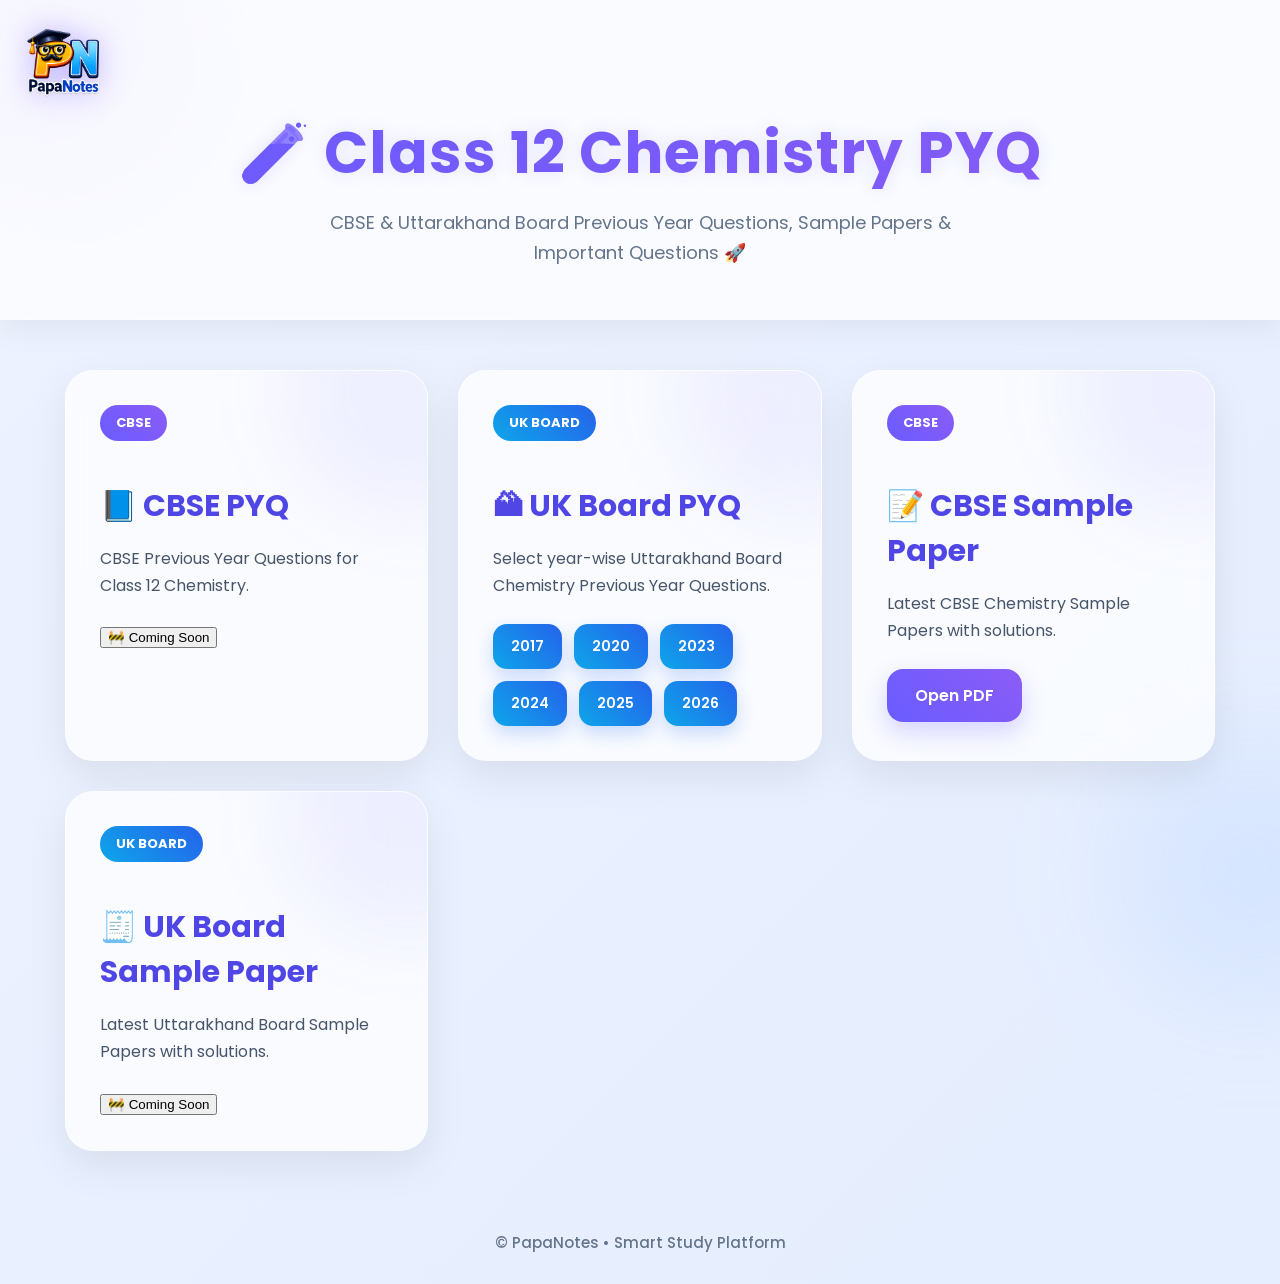
<file: class12pyq.html>
<!DOCTYPE html>
<html lang="en">

<head>

<meta charset="UTF-8">

<meta name="viewport"
content="width=device-width, initial-scale=1.0">

<title>Class 12 Chemistry PYQ</title>

<style>

/* GOOGLE FONT */

@import url('https://fonts.googleapis.com/css2?family=Poppins:wght@300;400;500;600;700&display=swap');

/* BODY */

body{

margin:0;
padding:0;

font-family:'Poppins',sans-serif;

background:
linear-gradient(
135deg,
#eef2ff,
#dbeafe,
#f5f3ff
);

background-size:400% 400%;

animation:bgMove 12s ease infinite;

overflow-x:hidden;

color:#111827;

}

/* BG ANIMATION */

@keyframes bgMove{

0%{
background-position:0% 50%;
}

50%{
background-position:100% 50%;
}

100%{
background-position:0% 50%;
}

}

/* FLOATING BG */

body::before{

content:"";

position:fixed;

width:320px;
height:320px;

background:
rgba(139,92,246,0.12);

border-radius:50%;

top:-120px;
left:-120px;

filter:blur(60px);

z-index:-1;

animation:floatBg 8s ease-in-out infinite;

}

body::after{

content:"";

position:fixed;

width:260px;
height:260px;

background:
rgba(96,165,250,0.12);

border-radius:50%;

bottom:-100px;
right:-100px;

filter:blur(60px);

z-index:-1;

animation:floatBg2 10s ease-in-out infinite;

}

@keyframes floatBg{

0%{
transform:translateY(0);
}

50%{
transform:translateY(25px);
}

100%{
transform:translateY(0);
}

}

@keyframes floatBg2{

0%{
transform:translateY(0);
}

50%{
transform:translateY(-20px);
}

100%{
transform:translateY(0);
}

}

/* HEADER */

.header{

position:relative;

background:
rgba(255,255,255,0.72);

backdrop-filter:blur(18px);

padding:70px 20px 50px;

text-align:center;

box-shadow:
0 8px 30px rgba(0,0,0,0.06);

border-bottom:
1px solid rgba(255,255,255,0.35);

overflow:hidden;

}

/* LOGO */

.logo{

position:absolute;

top:20px;
left:20px;

width:85px;

filter:
drop-shadow(
0 0 15px
rgba(123,97,255,0.45)
);

animation:floatLogo 3s ease-in-out infinite;

}

@keyframes floatLogo{

0%{
transform:translateY(0);
}

50%{
transform:translateY(-4px);
}

100%{
transform:translateY(0);
}

}

/* TITLE */

.header h1{

font-size:58px;

margin-bottom:12px;

font-weight:700;

letter-spacing:1px;

background:
linear-gradient(
90deg,
#6a5cff,
#8b5cf6
);

-webkit-background-clip:text;
background-clip:text;

-webkit-text-fill-color:transparent;

text-shadow:
0 0 18px rgba(106,92,255,0.15);

}

/* SUBTITLE */

.header p{

font-size:18px;

color:#64748b;

max-width:700px;

margin:auto;

line-height:1.7;

}

/* CONTAINER */

.pyq-container{

width:90%;

max-width:1150px;

margin:50px auto;

display:grid;

grid-template-columns:
repeat(auto-fit,minmax(280px,1fr));

gap:30px;

}

/* CARD */

.pyq-card{

position:relative;

overflow:hidden;

background:
rgba(255,255,255,0.72);

backdrop-filter:blur(18px);

padding:34px;

border-radius:28px;

border:
1px solid rgba(255,255,255,0.45);

box-shadow:
0 15px 40px rgba(0,0,0,0.08);

transition:0.35s;

}

/* GLOW */

.pyq-card::before{

content:"";

position:absolute;

width:240px;
height:240px;

background:
rgba(106,92,255,0.08);

border-radius:50%;

top:-100px;
right:-100px;

filter:blur(40px);

}

/* SHINE */

.pyq-card::after{

content:"";

position:absolute;

top:-50%;

left:-70%;

width:220px;

height:220px;

background:
rgba(255,255,255,0.18);

transform:rotate(25deg);

transition:0.7s;

}

.pyq-card:hover{

transform:
translateY(-2px);

}

.pyq-card:hover::after{

left:130%;

}

/* BADGE */

.top-badge{

display:inline-block;

padding:8px 16px;

border-radius:999px;

background:
linear-gradient(
45deg,
#6a5cff,
#8b5cf6
);

color:white;

font-size:13px;

font-weight:bold;

margin-bottom:18px;

}

/* UK */

.top-badge.uk{

background:
linear-gradient(
45deg,
#0ea5e9,
#2563eb
);

}

/* TITLE */

.pyq-card h2{

font-size:30px;

margin-bottom:15px;

color:#4f46e5;

}

/* TEXT */

.pyq-card p{

font-size:16px;

line-height:1.7;

color:#475569;

margin-bottom:25px;

}

/* BUTTON */

.premium-btn{

display:inline-block;

padding:14px 28px;

border-radius:16px;

background:
linear-gradient(
45deg,
#6a5cff,
#8b5cf6
);

color:white;

text-decoration:none;

font-weight:600;

transition:0.3s;

box-shadow:
0 10px 24px rgba(106,92,255,0.25);

}

.premium-btn:hover{

transform:scale(1.05);

}

/* YEAR BUTTON BOX */

.year-box{

display:flex;

flex-wrap:wrap;

gap:12px;

margin-top:18px;

}

/* YEAR BUTTON */

.year-btn{

padding:12px 18px;

border-radius:14px;

background:
linear-gradient(
45deg,
#0ea5e9,
#2563eb
);

color:white;

text-decoration:none;

font-weight:600;

font-size:14px;

transition:0.3s;

box-shadow:
0 8px 18px rgba(37,99,235,0.22);

}

/* HOVER */

.year-btn:hover{

transform:
translateY(-3px)
scale(1.04);

}

/* FOOTER */

.footer{

text-align:center;

padding:30px;

font-size:15px;

color:#64748b;

font-weight:500;

}

/* MOBILE */

@media(max-width:768px){

.header h1{

font-size:40px;

}

.logo{

width:65px;

}

}


</style>

</head>

<body>

<!-- HEADER -->

<div class="header">

<img src="logopapanotes.png"
class="logo">

<h1>

🧪 Class 12 Chemistry PYQ

</h1>

<p>

CBSE & Uttarakhand Board Previous Year Questions,
Sample Papers & Important Questions 🚀

</p>

</div>

<!-- DASHBOARD -->

<div class="pyq-container">

<!-- CBSE PYQ -->

<div class="pyq-card">

<div class="top-badge">

CBSE

</div>

<h2>

📘 CBSE PYQ

</h2>

<p>

CBSE Previous Year Questions
for Class 12 Chemistry.

</p>

<button class="coming-btn">

🚧 Coming Soon

</button>

</div>
<!-- UK BOARD PYQ -->

<div class="pyq-card">

<div class="top-badge uk">

UK BOARD

</div>

<h2>

🏔 UK Board PYQ

</h2>

<p>

Select year-wise Uttarakhand Board
Chemistry Previous Year Questions.

</p>

<!-- YEAR BUTTONS -->

<div class="year-box">

<a href="chemestry_2017.pdf"
target="_blank"
class="year-btn">

2017

</a>

<a href="_Chemistry2020.pdf"
target="_blank"
class="year-btn">

2020

</a>

<a href="11.Chemistry_Class_XII_2023.pdf"
target="_blank"
class="year-btn">

2023

</a>
<a href="130-_Chemistry2024.pdf"
target="_blank"
class="year-btn">

2024

</a>

<a href="Adobe Scan 19-Sep-2025.pdf"
target="_blank"
class="year-btn">

2025

</a>
</a>

<a href="Chemistry_2026.pdf"
target="_blank"
class="year-btn">

2026

</a>
</div>

</div>

<!-- CBSE SAMPLE -->

<div class="pyq-card">

<div class="top-badge">

CBSE

</div>

<h2>

📝 CBSE Sample Paper

</h2>

<p>

Latest CBSE Chemistry
Sample Papers with solutions.

</p>

<a href="CBSE2023.pdf"
target="_blank"
class="premium-btn">

Open PDF

</a>

</div>

<!-- UK SAMPLE -->

<div class="pyq-card">

<div class="top-badge uk">

UK BOARD

</div>

<h2>

🧾 UK Board Sample Paper

</h2>

<p>

Latest Uttarakhand Board
Sample Papers with solutions.

</p>

<button class="coming-btn">

🚧 Coming Soon

</button>

</div>

</div>

</div>

<!-- FOOTER -->

<div class="footer">

© PapaNotes • Smart Study Platform

</div>

</body>

</html>
</file>
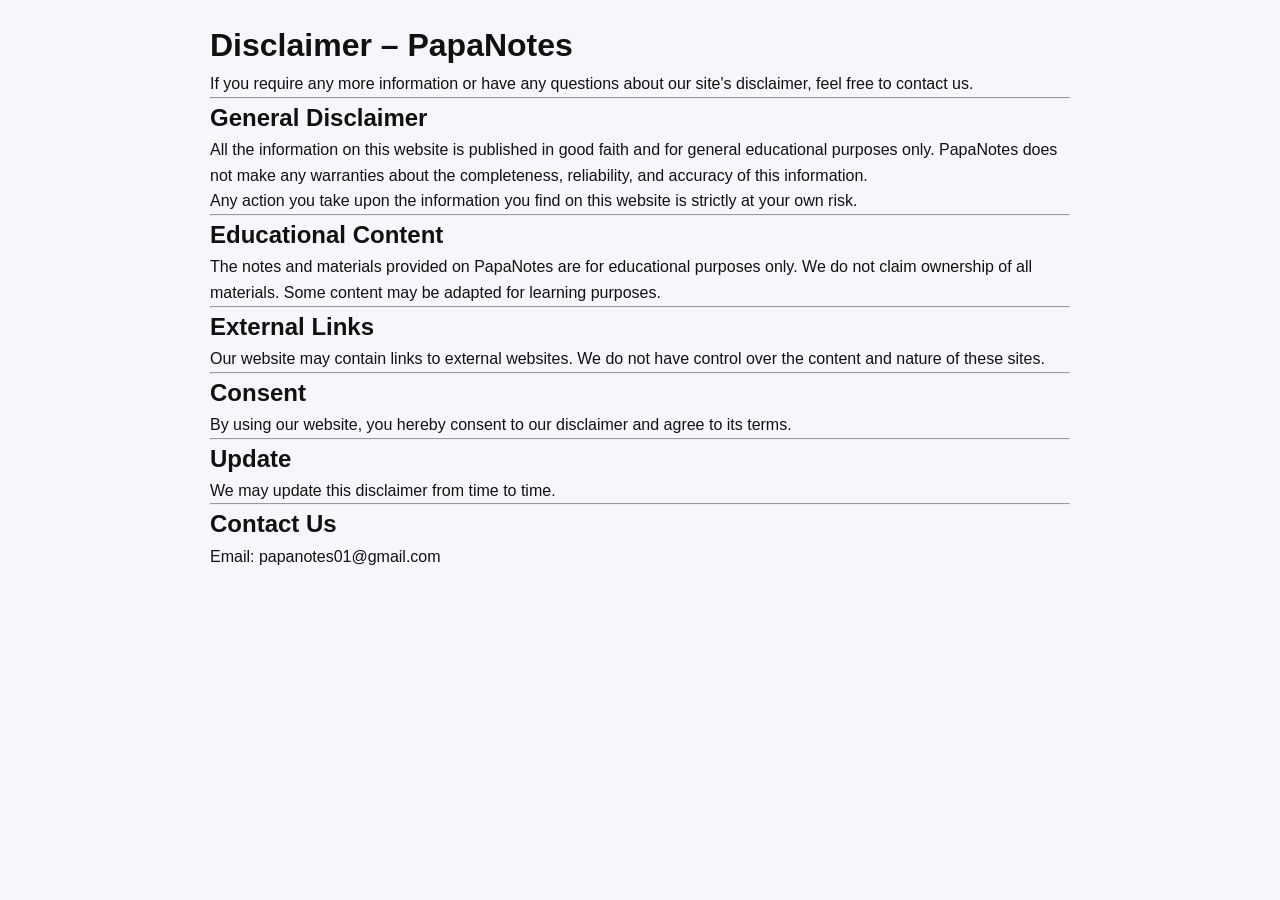
<file: disclaimer.html>
<!DOCTYPE html>
<html lang="en">
<head>
  <meta charset="UTF-8">
  <title>Disclaimer - PapaNotes</title>
  <meta name="viewport" content="width=device-width, initial-scale=1.0">
  <link rel="stylesheet" href="note.css">
</head>

<body style="max-width:900px; margin:auto; padding:20px; line-height:1.6;">

<h1>Disclaimer – PapaNotes</h1>

<p>If you require any more information or have any questions about our site's disclaimer, feel free to contact us.</p>

<hr>

<h2>General Disclaimer</h2>
<p>All the information on this website is published in good faith and for general educational purposes only. PapaNotes does not make any warranties about the completeness, reliability, and accuracy of this information.</p>

<p>Any action you take upon the information you find on this website is strictly at your own risk.</p>

<hr>

<h2>Educational Content</h2>
<p>The notes and materials provided on PapaNotes are for educational purposes only. We do not claim ownership of all materials. Some content may be adapted for learning purposes.</p>

<hr>

<h2>External Links</h2>
<p>Our website may contain links to external websites. We do not have control over the content and nature of these sites.</p>

<hr>

<h2>Consent</h2>
<p>By using our website, you hereby consent to our disclaimer and agree to its terms.</p>

<hr>

<h2>Update</h2>
<p>We may update this disclaimer from time to time.</p>

<hr>

<h2>Contact Us</h2>
<p>Email: papanotes01@gmail.com</p>

</body>
</html>
</file>
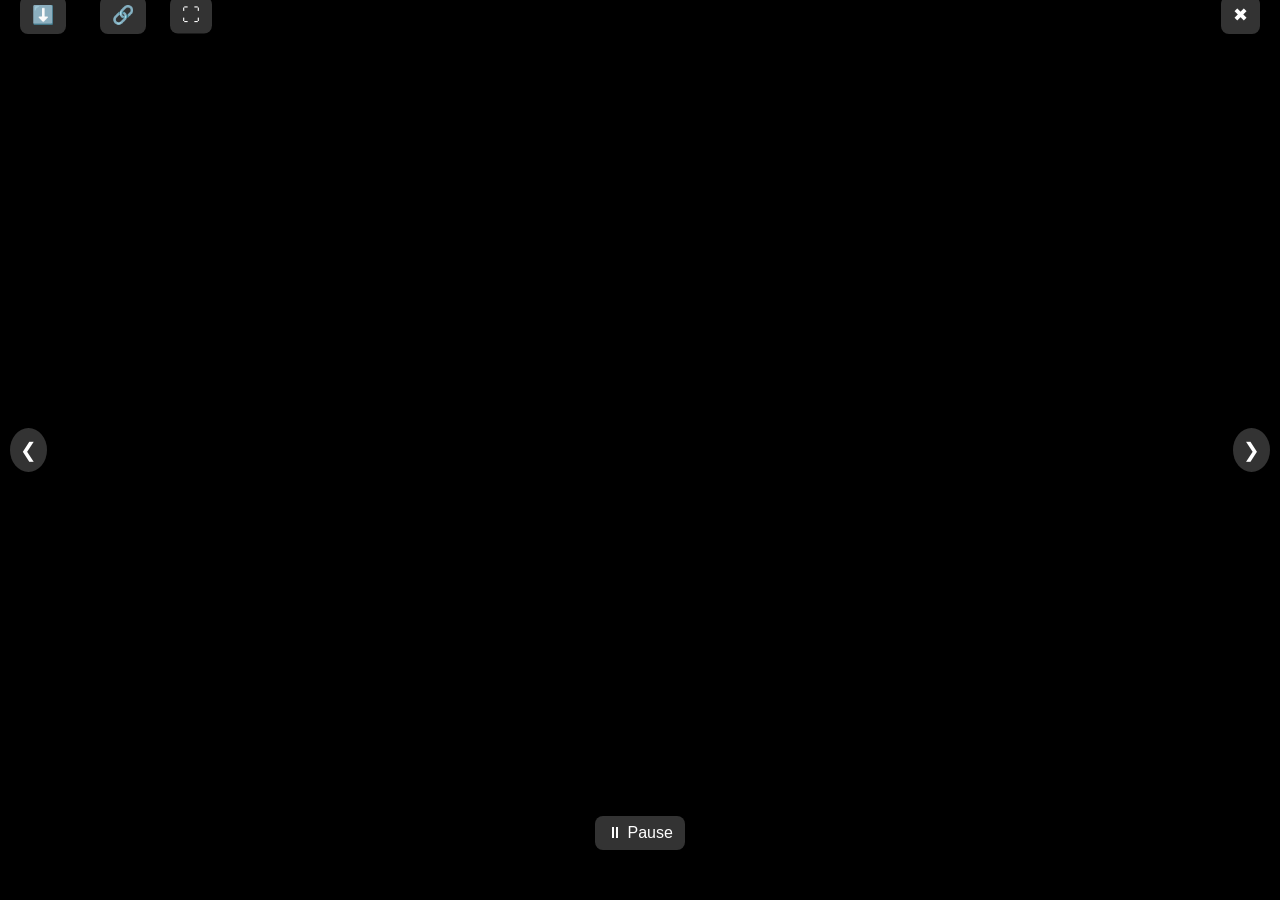
<file: info.html>
<!DOCTYPE html>
<html>
<head>
  <title>Info</title>

  <style>
    body{
      margin:0;
      background:black;
      display:flex;
      justify-content:center;
      align-items:center;
      height:100vh;
      overflow:hidden;
      font-family:sans-serif;
    }

    img{
      max-width:95vw;
      max-height:90vh;
      object-fit:contain;
      transition:0.3s ease;
      transform: scale(1);
    }

    button{
      position:absolute;
      top:50%;
      transform:translateY(-50%);
      font-size:20px;
      background:rgba(255,255,255,0.2);
      border:none;
      color:white;
      cursor:pointer;
      padding:10px;
      border-radius:50%;
    }

    #prev{ left:10px; }
    #next{ right:10px; }

    .top-btn{
      position:absolute;
      top:15px;
      font-size:18px;
      background:rgba(255,255,255,0.2);
      border:none;
      color:white;
      cursor:pointer;
      padding:8px 12px;
      border-radius:8px;
    }

    #close{ right:20px; }
    #download{ left:20px; }
    #share{ left:100px; }
    #fullscreen{ left:170px; }

    .count{
      position:absolute;
      bottom:15px;
      color:white;
      font-size:14px;
    }

    .control{
      position:absolute;
      bottom:50px;
      color:white;
      cursor:pointer;
      background:rgba(255,255,255,0.2);
      padding:8px 12px;
      border-radius:8px;
    }
  </style>
</head>

<body>

  <!-- TOP BUTTONS -->
  <button id="download" class="top-btn">⬇️</button>
  <button id="share" class="top-btn">🔗</button>
  <button id="fullscreen" class="top-btn">⛶</button>
  <button id="close" class="top-btn" onclick="window.close()">✖</button>

  <!-- SLIDER -->
  <button id="prev">❮</button>
  <img id="img">
  <button id="next">❯</button>

  <!-- COUNTER -->
  <div class="count" id="count"></div>

  <!-- PLAY/PAUSE -->
  <div class="control" id="playPause">⏸ Pause</div>

  <script>
    const params = new URLSearchParams(window.location.search);
    const images = JSON.parse(decodeURIComponent(params.get("imgs")));

    let index = 0;
    let scale = 1;
    let playing = true;

    const img = document.getElementById("img");
    const count = document.getElementById("count");

    function show(){
      img.src = images[index];
      count.innerText = (index+1) + " / " + images.length;
      scale = 1;
      img.style.transform = "scale(1)";
    }

    // next / prev
    document.getElementById("next").onclick = () => {
      index = (index + 1) % images.length;
      show();
    };

    document.getElementById("prev").onclick = () => {
      index = (index - 1 + images.length) % images.length;
      show();
    };

    // swipe
    let startX = 0;

    img.addEventListener("touchstart", e=>{
      startX = e.touches[0].clientX;
    });

    img.addEventListener("touchend", e=>{
      let endX = e.changedTouches[0].clientX;

      if(startX - endX > 50){
        index = (index + 1) % images.length;
      }
      else if(endX - startX > 50){
        index = (index - 1 + images.length) % images.length;
      }

      show();
    });

    // double tap zoom
    let lastTap = 0;

    img.addEventListener("touchend", function(){
      let now = new Date().getTime();
      if(now - lastTap < 300){
        scale = scale === 1 ? 2 : 1;
        img.style.transform = `scale(${scale})`;
      }
      lastTap = now;
    });

    // pinch zoom
    let startDist = 0;

    img.addEventListener("touchstart", e=>{
      if(e.touches.length === 2){
        startDist = getDistance(e.touches);
      }
    });

    img.addEventListener("touchmove", e=>{
      if(e.touches.length === 2){
        let newDist = getDistance(e.touches);
        scale = newDist / startDist;
        img.style.transform = `scale(${scale})`;
      }
    });

    function getDistance(t){
      let dx = t[0].clientX - t[1].clientX;
      let dy = t[0].clientY - t[1].clientY;
      return Math.sqrt(dx*dx + dy*dy);
    }

    // auto slideshow
    let auto = setInterval(()=>{
      if(playing){
        index = (index + 1) % images.length;
        show();
      }
    }, 4000);

    // play/pause
    document.getElementById("playPause").onclick = ()=>{
      playing = !playing;
      document.getElementById("playPause").innerText = playing ? "⏸ Pause" : "▶ Play";
    };

    // download
    document.getElementById("download").onclick = ()=>{
      let a = document.createElement("a");
      a.href = images[index];
      a.download = "";
      a.click();
    };

    // share
    document.getElementById("share").onclick = ()=>{
      navigator.share && navigator.share({url: images[index]});
    };

    // fullscreen
    document.getElementById("fullscreen").onclick = ()=>{
      if(document.fullscreenElement){
        document.exitFullscreen();
      } else {
        document.documentElement.requestFullscreen();
      }
    };

    show();
    
  </script>
  

</body>
</html>
</file>
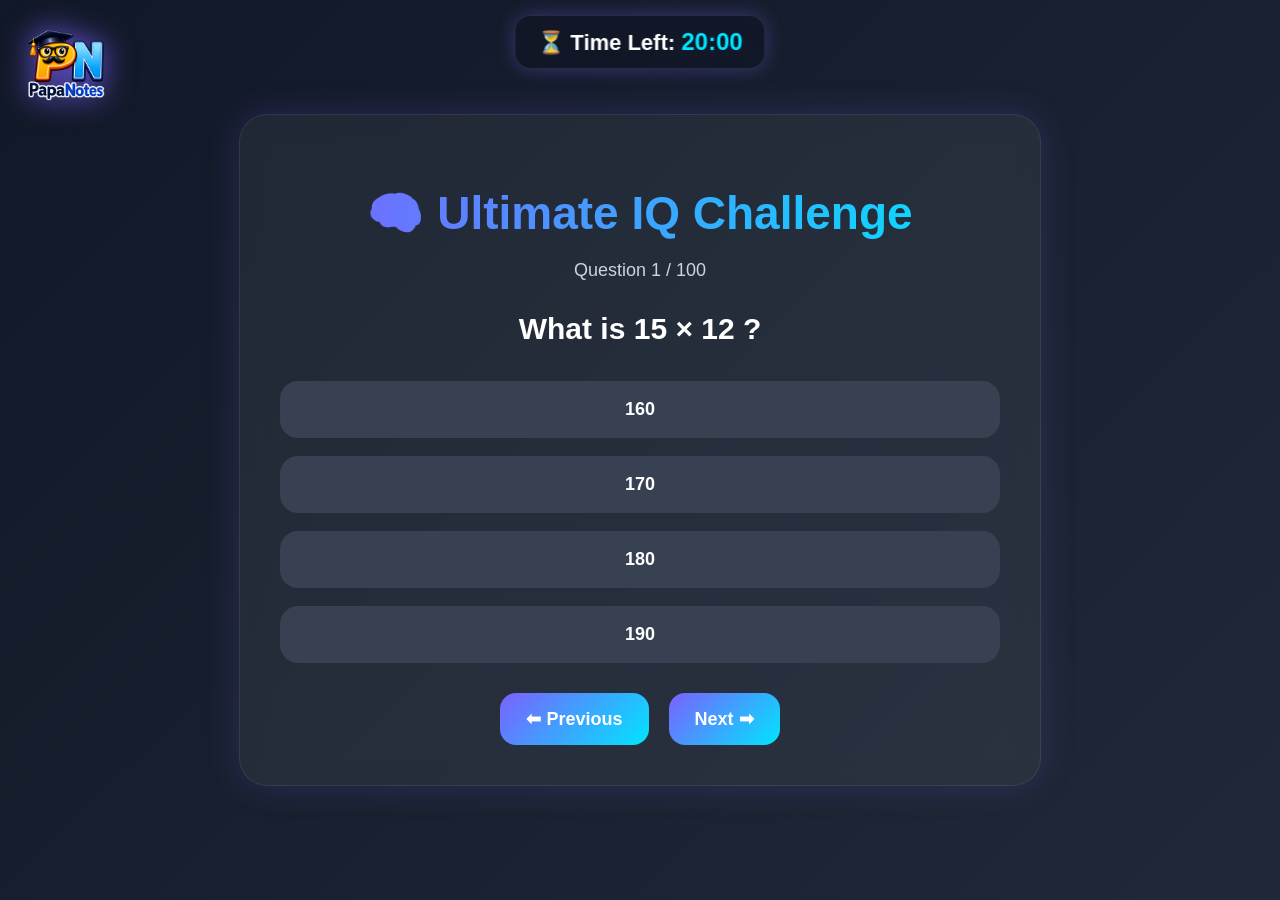
<file: iqquiz.html>
<!DOCTYPE html>
<html lang="en">

<head>

<meta charset="UTF-8">

<meta name="viewport"
content="width=device-width, initial-scale=1.0">

<title>PapaNotes Ultimate IQ Quiz</title>
<img src="logopapanotes.png"
class="logo">

<style>
    .logo{

position:absolute;

top:20px;
left:20px;

width:90px;

height:auto;

z-index:100;

filter:
drop-shadow(
0 0 15px
rgba(123,97,255,0.8)
);

animation:logoFloat 3s ease-in-out infinite;

}

/* FLOAT */

@keyframes logoFloat{

0%{

transform:translateY(0);

}

50%{

transform:translateY(-8px);

}

100%{

transform:translateY(0);

}

}

/* BODY */

body{

margin:0;
padding:0;

font-family:Arial,sans-serif;

min-height:100vh;

display:flex;
justify-content:center;
align-items:center;

background:linear-gradient(
135deg,
#111827,
#1f2937
);

color:white;

overflow-x:hidden;

}

/* QUIZ BOX */

.quiz-box{

width:90%;
max-width:720px;

padding:40px;

border-radius:28px;

background:rgba(255,255,255,0.06);

backdrop-filter:blur(12px);

border:1px solid rgba(255,255,255,0.08);

box-shadow:
0 0 35px rgba(123,97,255,0.2);

text-align:center;

}

/* TITLE */

.quiz-box h1{

font-size:46px;

margin-bottom:20px;

background:linear-gradient(
90deg,
#7b61ff,
#00e5ff
);

-webkit-background-clip:text;

background-clip:text;

-webkit-text-fill-color:transparent;

}

/* PROGRESS */

#progress{

margin-bottom:20px;

font-size:18px;

color:#cbd5e1;

}

/* QUESTION */

#question{

font-size:30px;

line-height:1.5;

margin-bottom:30px;

color:white;

}

/* OPTIONS */

.options{

display:flex;
flex-direction:column;

gap:18px;

}

.options button{

padding:18px;

border:none;

border-radius:18px;

background:#374151;

color:white;

font-size:18px;

font-weight:bold;

cursor:pointer;

transition:0.3s;

}

/* HOVER */

.options button:hover{

background:#7b61ff;

transform:scale(1.03);

}

/* SELECTED */

.selected{

background:linear-gradient(
135deg,
#7b61ff,
#00e5ff
) !important;

color:white;

transform:scale(1.03);

box-shadow:
0 0 20px rgba(123,97,255,0.5);

}

/* CONTROL BUTTONS */

.control-buttons{

display:flex;

justify-content:center;

gap:20px;

margin-top:30px;

}

.control-buttons button{

padding:15px 26px;

border:none;

border-radius:16px;

background:linear-gradient(
135deg,
#7b61ff,
#00e5ff
);

color:white;

font-size:18px;

font-weight:bold;

cursor:pointer;

transition:0.3s;

}

.control-buttons button:hover{

transform:scale(1.05);

}

/* RESULT */

.result-box h1{

font-size:52px;

margin-bottom:25px;

color:#22c55e;

}

.result-box h2{

font-size:34px;

margin-bottom:20px;

}

.result-box p{

font-size:24px;

line-height:1.7;

}

.result-box button{

margin-top:25px;

padding:16px 28px;

border:none;

border-radius:16px;

background:#7b61ff;

color:white;

font-size:18px;

font-weight:bold;

cursor:pointer;

}
/* TIMER BOX */

#timer-box{

position:fixed;

top:15px;

left:50%;

transform:translateX(-50%);

padding:12px 22px;

border-radius:16px;

background:rgba(17,24,39,0.9);

backdrop-filter:blur(10px);

border:1px solid rgba(255,255,255,0.1);

box-shadow:
0 0 18px rgba(123,97,255,0.35);

font-size:22px;

font-weight:bold;

color:white;

z-index:9999;

}

/* TIMER NUMBER */

#time{

color:#00e5ff;

font-size:24px;

}

</style>

</head>

<body>
<div id="timer-box">

⏳ Time Left:
<span id="time">

20:00

</span>

</div>
<div class="quiz-box">

<h1>🧠 Ultimate IQ Challenge</h1>

<div id="progress">

Question 1 / 20

</div>

<h2 id="question">

Question Here

</h2>

<div class="options">

<button onclick="selectAnswer(0)"
id="opt0"></button>

<button onclick="selectAnswer(1)"
id="opt1"></button>

<button onclick="selectAnswer(2)"
id="opt2"></button>

<button onclick="selectAnswer(3)"
id="opt3"></button>

</div>

<div class="control-buttons">

<button onclick="prevQuestion()">

⬅ Previous

</button>

<button onclick="nextQuestion()">

Next ➡

</button>

</div>

</div>

<script>

const quiz = [

{
question:"What is 15 × 12 ?",
options:["160","170","180","190"],
answer:2
},

{
question:"Which planet has the most moons?",
options:["Earth","Mars","Jupiter","Venus"],
answer:2
},

{
question:"Find the next number: 1, 4, 9, 16, ?",
options:["20","25","30","36"],
answer:1
},

{
question:"Who invented electricity?",
options:["Newton","Einstein","Tesla","Faraday"],
answer:3
},

{
question:"What is the cube root of 343?",
options:["5","6","7","8"],
answer:2
},

{
question:"Which gas do plants absorb?",
options:["Oxygen","Nitrogen","Carbon Dioxide","Hydrogen"],
answer:2
},

{
question:"Solve: 18 + 6 ÷ 2",
options:["12","15","18","21"],
answer:3
},

{
question:"Fastest land animal?",
options:["Tiger","Lion","Cheetah","Leopard"],
answer:2
},

{
question:"Capital of Canada?",
options:["Toronto","Ottawa","Vancouver","Montreal"],
answer:1
},

{
question:"What is 25% of 320?",
options:["60","70","80","90"],
answer:2
},

{
question:"Find missing: 2, 6, 12, 20, ?",
options:["28","30","32","34"],
answer:1
},

{
question:"Which organ pumps blood?",
options:["Liver","Kidney","Heart","Lungs"],
answer:2
},

{
question:"Which is smallest prime number?",
options:["0","1","2","3"],
answer:2
},

{
question:"Who wrote Romeo and Juliet?",
options:["Shakespeare","Newton","Tolstoy","Dickens"],
answer:0
},

{
question:"What is H2O?",
options:["Hydrogen","Oxygen","Water","Salt"],
answer:2
},

{
question:"Binary of decimal 2?",
options:["10","11","01","100"],
answer:0
},

{
question:"Largest ocean on Earth?",
options:["Atlantic","Pacific","Indian","Arctic"],
answer:1
},

{
question:"What is 9² ?",
options:["72","81","99","90"],
answer:1
},

{
question:"Which metal is liquid?",
options:["Iron","Copper","Mercury","Gold"],
answer:2
},

{
question:"Speed of light is approximately?",
options:["3×10⁸ m/s","3×10⁶ m/s","3×10⁴ m/s","3×10² m/s"],
answer:0
},
{
question:"Find next number: 2, 6, 12, 20, 30, ?",

options:[
"36",
"40",
"42",
"44"
],

answer:2

},

{
question:"If 5 machines make 5 items in 5 minutes, how long will 100 machines take to make 100 items?",

options:[
"5 minutes",
"20 minutes",
"100 minutes",
"1 minute"
],

answer:0

},

{
question:"Which number replaces the question mark? 3, 9, 27, 81, ?",

options:[
"162",
"243",
"324",
"729"
],

answer:1

},

{
question:"A clock shows 3:15. What is the angle between hour and minute hand?",

options:[
"0°",
"7.5°",
"15°",
"22.5°"
],

answer:1

},

{
question:"Find odd one out.",

options:[
"64",
"125",
"216",
"256"
],

answer:3

},

{
question:"If CAT = 24 and DOG = 26 then BAT = ?",

options:[
"21",
"22",
"23",
"24"
],

answer:1

},

{
question:"What comes next? AZ, BY, CX, ?",

options:[
"DW",
"EV",
"FV",
"DX"
],

answer:0

},

{
question:"Find next number: 1, 2, 6, 24, 120, ?",

options:[
"240",
"480",
"600",
"720"
],

answer:3

},

{
question:"If all BLOOPS are RAZZIES and all RAZZIES are LUPS, then all BLOOPS are definitely?",

options:[
"RAZZIES",
"LUPS",
"Both",
"None"
],

answer:2

},

{
question:"A train 120m long crosses a pole in 6 sec. Speed?",

options:[
"20 m/s",
"18 m/s",
"15 m/s",
"25 m/s"
],

answer:0

},

{
question:"Which number does not belong? 2, 3, 5, 7, 11, 14, 17",

options:[
"3",
"7",
"11",
"14"
],

answer:3

},

{
question:"What is the next prime number after 47?",

options:[
"49",
"51",
"53",
"57"
],

answer:2

},

{
question:"If 8 + 4 = 40 and 5 + 2 = 14 then 7 + 3 = ?",

options:[
"21",
"28",
"30",
"35"
],

answer:1

},

{
question:"Find next: 4, 9, 19, 39, ?",

options:[
"69",
"79",
"81",
"89"
],

answer:1

},

{
question:"Which word cannot be formed from 'COMPUTER'?",

options:[
"COME",
"CORE",
"PURE",
"TOWER"
],

answer:3

},

{
question:"If January 1 is Monday, what day is January 31?",

options:[
"Tuesday",
"Wednesday",
"Thursday",
"Friday"
],

answer:1

},

{
question:"Find missing number: 5, 10, 17, 26, ?",

options:[
"35",
"36",
"37",
"38"
],

answer:2

},

{
question:"Which is the mirror image of 'MOW'?",

options:[
"WOM",
"MOW",
"WON",
"MON"
],

answer:0

},

{
question:"A man walks north, turns right, then right again. Which direction is he facing?",

options:[
"East",
"South",
"North",
"West"
],

answer:1

},

{
question:"What comes next? 1, 4, 10, 22, 46, ?",

options:[
"70",
"82",
"94",
"96"
],

answer:2

},

{
question:"If RED = 27 then BLUE = ?",

options:[
"36",
"40",
"48",
"52"
],

answer:2

},

{
question:"Find next number: 7, 14, 28, 56, ?",

options:[
"84",
"98",
"112",
"124"
],

answer:2

},

{
question:"How many triangles are there in a hexagon?",

options:[
"4",
"6",
"8",
"10"
],

answer:1

},

{
question:"Which number is both square and cube?",

options:[
"36",
"49",
"64",
"81"
],

answer:2

},

{
question:"If BOOK is coded as CPPL then PEN is coded as?",

options:[
"QFO",
"QFM",
"RFO",
"QEN"
],

answer:0

},

{
question:"What is the probability of getting an even number on a dice?",

options:[
"1/6",
"1/3",
"1/2",
"2/3"
],

answer:2

},

{
question:"Find next: 11, 22, 44, 88, ?",

options:[
"132",
"144",
"166",
"176"
],

answer:3

},

{
question:"If A=1, B=2, C=3 then ACE = ?",

options:[
"7",
"8",
"9",
"10"
],

answer:2

},

{
question:"What is the smallest 4-digit number divisible by 7?",

options:[
"1001",
"1008",
"1015",
"1022"
],

answer:0

},

{
question:"Find next number: 13, 17, 23, 31, ?",

options:[
"39",
"41",
"43",
"47"
],

answer:1

},
{
question:"Find next number: 1, 4, 13, 40, 121, ?",

options:[
"242",
"364",
"365",
"366"
],

answer:1

},

{
question:"If 3 cats catch 3 rats in 3 minutes, how many cats are needed to catch 100 rats in 100 minutes?",

options:[
"1",
"2",
"3",
"4"
],

answer:0

},

{
question:"A man has 53 socks in a drawer: 21 identical blue, 15 black and 17 red. What is the minimum number of socks he must take to ensure he has at least one matching pair?",

options:[
"2",
"3",
"4",
"5"
],

answer:2

},

{
question:"Find next: 2, 12, 36, 80, 150, ?",

options:[
"200",
"252",
"260",
"280"
],

answer:1

},

{
question:"If yesterday was Monday, what day will be after tomorrow?",

options:[
"Tuesday",
"Wednesday",
"Thursday",
"Friday"
],

answer:2

},

{
question:"What is the remainder when 999 is divided by 7?",

options:[
"4",
"5",
"6",
"0"
],

answer:5

},

{
question:"Which number replaces the question mark? 5, 11, 23, 47, ?",

options:[
"91",
"95",
"99",
"101"
],

answer:1

},

{
question:"A cube has how many edges?",

options:[
"8",
"10",
"12",
"14"
],

answer:2

},

{
question:"If all roses are flowers and some flowers fade quickly, then:",

options:[
"All roses fade quickly",
"Some roses may fade quickly",
"No roses fade quickly",
"None"
],

answer:1

},

{
question:"Find next number: 8, 27, 64, 125, ?",

options:[
"216",
"225",
"243",
"256"
],

answer:0

},

{
question:"How many diagonals does a hexagon have?",

options:[
"6",
"7",
"8",
"9"
],

answer:3

},

{
question:"A train moving at 72 km/h crosses a 240m bridge in 24 seconds. Length of train?",

options:[
"120m",
"180m",
"240m",
"300m"
],

answer:2

},

{
question:"What is the smallest prime number greater than 100?",

options:[
"101",
"103",
"107",
"109"
],

answer:0

},

{
question:"Find odd one out.",

options:[
"121",
"144",
"169",
"196"
],

answer:3

},

{
question:"If EARTH = 52 then MOON = ?",

options:[
"45",
"57",
"60",
"61"
],

answer:1

},

{
question:"A clock gains 5 minutes every hour. How much time will it gain in 24 hours?",

options:[
"100 minutes",
"110 minutes",
"120 minutes",
"125 minutes"
],

answer:2

},

{
question:"Find next: 3, 7, 15, 31, 63, ?",

options:[
"95",
"111",
"127",
"129"
],

answer:2

},

{
question:"Which fraction is greatest?",

options:[
"3/5",
"5/8",
"7/10",
"9/14"
],

answer:2

},

{
question:"A man walks 5km north, then 5km east, then 5km south. How far is he from starting point?",

options:[
"0km",
"5km",
"10km",
"15km"
],

answer:1

},

{
question:"Find next number: 1, 8, 27, 64, ?",

options:[
"100",
"121",
"125",
"144"
],

answer:2

},

{
question:"If PEN = 35 and BOOK = 43 then NOTE = ?",

options:[
"48",
"50",
"54",
"56"
],

answer:1

},

{
question:"Which number is divisible by both 6 and 8?",

options:[
"24",
"32",
"36",
"48"
],

answer:3

},

{
question:"Find next: 6, 11, 21, 41, ?",

options:[
"61",
"71",
"81",
"91"
],

answer:2

},

{
question:"A father is 3 times as old as his son. After 15 years, he will be twice as old. Son's present age?",

options:[
"10",
"15",
"20",
"25"
],

answer:1

},

{
question:"Which is the smallest perfect cube?",

options:[
"1",
"8",
"27",
"64"
],

answer:0

},

{
question:"Find next number: 10, 20, 35, 55, 80, ?",

options:[
"105",
"110",
"115",
"120"
],

answer:1

},

{
question:"How many faces does a dodecahedron have?",

options:[
"10",
"12",
"14",
"20"
],

answer:1

},

{
question:"If A=1, Z=26 then CODE = ?",

options:[
"25",
"27",
"29",
"31"
],

answer:1

},

{
question:"A shopkeeper gives 20% discount on ₹500. Final price?",

options:[
"350",
"375",
"400",
"425"
],

answer:2

},

{
question:"Find next: 2, 5, 10, 17, 26, ?",

options:[
"35",
"36",
"37",
"38"
],

answer:2

},

{
question:"What is the probability of getting a prime number on a dice?",

options:[
"1/6",
"1/3",
"1/2",
"2/3"
],

answer:2

},

{
question:"If all apples are fruits and all fruits grow on trees then:",

options:[
"All apples grow on trees",
"Some apples grow on trees",
"No apples grow on trees",
"None"
],

answer:0

},

{
question:"Find next number: 4, 18, 48, 100, ?",

options:[
"150",
"180",
"190",
"196"
],

answer:1

},

{
question:"What is the LCM of 12 and 18?",

options:[
"24",
"30",
"36",
"48"
],

answer:2

},

{
question:"Find odd one out.",

options:[
"64",
"125",
"216",
"343"
],

answer:0

},

{
question:"If 2 pencils cost ₹8, how much do 15 pencils cost?",

options:[
"₹50",
"₹55",
"₹60",
"₹65"
],

answer:2

},

{
question:"Find next: 1, 2, 5, 14, 41, ?",

options:[
"100",
"122",
"123",
"124"
],

answer:2

},

{
question:"Which number is both triangular and square?",

options:[
"16",
"25",
"36",
"49"
],

answer:2

},

{
question:"What is the sum of first 10 natural numbers?",

options:[
"45",
"50",
"55",
"60"
],

answer:2

},

{
question:"A rectangle has perimeter 40 and length 12. Breadth?",

options:[
"6",
"7",
"8",
"9"
],

answer:2

},

{
question:"Find next number: 2, 3, 5, 9, 17, ?",

options:[
"25",
"31",
"33",
"35"
],

answer:2

},

{
question:"If LIGHT = 56 then DARK = ?",

options:[
"30",
"38",
"42",
"46"
],

answer:1

},

{
question:"Which is the greatest 3-digit prime number?",

options:[
"991",
"997",
"999",
"989"
],

answer:1

},

{
question:"Find next: 7, 21, 63, 189, ?",

options:[
"378",
"467",
"567",
"587"
],

answer:2

},

{
question:"A wheel has radius 7cm. Circumference?",

options:[
"22cm",
"44cm",
"49cm",
"56cm"
],

answer:1

},

{
question:"Which number has exactly 3 factors?",

options:[
"4",
"6",
"8",
"10"
],

answer:0

},

{
question:"Find next number: 9, 17, 33, 65, ?",

options:[
"97",
"111",
"129",
"145"
],

answer:2

},

{
question:"If a:b = 3:5 and b:c = 10:7 then a:c = ?",

options:[
"3:7",
"6:7",
"5:7",
"7:3"
],

answer:1

},

{
question:"What is the HCF of 48 and 72?",

options:[
"12",
"18",
"24",
"36"
],

answer:2

},

{
question:"Find next: 1, 3, 7, 15, 31, ?",

options:[
"47",
"55",
"63",
"71"
],

answer:2

}

];

/* VARIABLES */

let currentQuestion = 0;

let score = 0;

let selectedAnswer = null;

/* LOAD QUESTION */

function loadQuestion(){

document.getElementById("progress")
.innerHTML =

"Question "
+ (currentQuestion + 1)
+ " / "
+ quiz.length;

document.getElementById("question")
.innerHTML =
quiz[currentQuestion].question;

/* OPTIONS */

for(let i=0;i<4;i++){

let btn =
document.getElementById("opt"+i);

btn.innerHTML =
quiz[currentQuestion].options[i];

btn.classList.remove("selected");

}

/* SHOW OLD SELECTED */

if(userAnswers[currentQuestion]
!== undefined){

document.getElementById(
"opt" +
userAnswers[currentQuestion]

).classList.add("selected");

}

}

/* SAVE ANSWERS */

let userAnswers = [];

/* SELECT OPTION */

function selectAnswer(index){

selectedAnswer = index;

/* SAVE */

userAnswers[currentQuestion]
= index;

/* REMOVE OLD */

for(let i=0;i<4;i++){

document.getElementById("opt"+i)
.classList.remove("selected");

}

/* ADD NEW */

document.getElementById("opt"+index)
.classList.add("selected");

}

/* NEXT QUESTION */

function nextQuestion(){

if(selectedAnswer === null){

alert("⚠ Please select an answer!");

return;

}

/* NEXT */

currentQuestion++;

selectedAnswer = null;

if(currentQuestion >= quiz.length){

showResult();

}

else{

loadQuestion();

}

}

/* PREVIOUS */

function prevQuestion(){

if(currentQuestion > 0){

currentQuestion--;

selectedAnswer =
userAnswers[currentQuestion];

loadQuestion();

}

}

/* SHOW RESULT */

function showResult(){

score = 0;

/* COUNT SCORE */

for(let i=0;i<quiz.length;i++){

if(userAnswers[i] ===
quiz[i].answer){

score++;

}

}

let iqText = "";

/* IQ LEVEL */

if(score >= 98){

iqText =
"🧠 Your IQ Level is Genius";

}

else if(score >= 70){

iqText =
"🔥 Your IQ Level is High";

}
else if(score >= 70){

iqText =
"🔥 Your IQ Level is High";

}
else if(score >= 35){

iqText =
"😎 Your IQ Level is Average";

}

else{

iqText =
"💀 Your IQ Level Needs Improvement";

}

/* RESULT PAGE */

document.querySelector(".quiz-box")
.innerHTML =

`

<div class="result-box">

<h1>

🎉 Quiz Completed

</h1>

<h2>

🔥 Your Score:
${score}/${quiz.length}

</h2>

<p>

${iqText}

</p>

<button onclick="restartQuiz()">

Play Again 🚀

</button>

</div>

`;

}

/* RESTART */

function restartQuiz(){

location.reload();

}
/* 20 MIN TIMER */

let timeLeft = 1200;

const timer =
document.getElementById("time");

const countdown =
setInterval(() => {

let minutes =
Math.floor(timeLeft / 60);

let seconds =
timeLeft % 60;

/* FORMAT */

seconds =
seconds < 10
? "0" + seconds
: seconds;

/* SHOW TIME */

timer.innerHTML =

minutes + ":" + seconds;

/* LAST 1 MIN RED */

if(timeLeft <= 60){

timer.style.color = "red";

}

/* AUTO SUBMIT */

if(timeLeft <= 0){

clearInterval(countdown);

alert(
"⏳ Time Up! Quiz Submitted."
);

showResult();

}

timeLeft--;

},1000);

/* START */

loadQuestion();
</script>

</body>

</html>
</file>
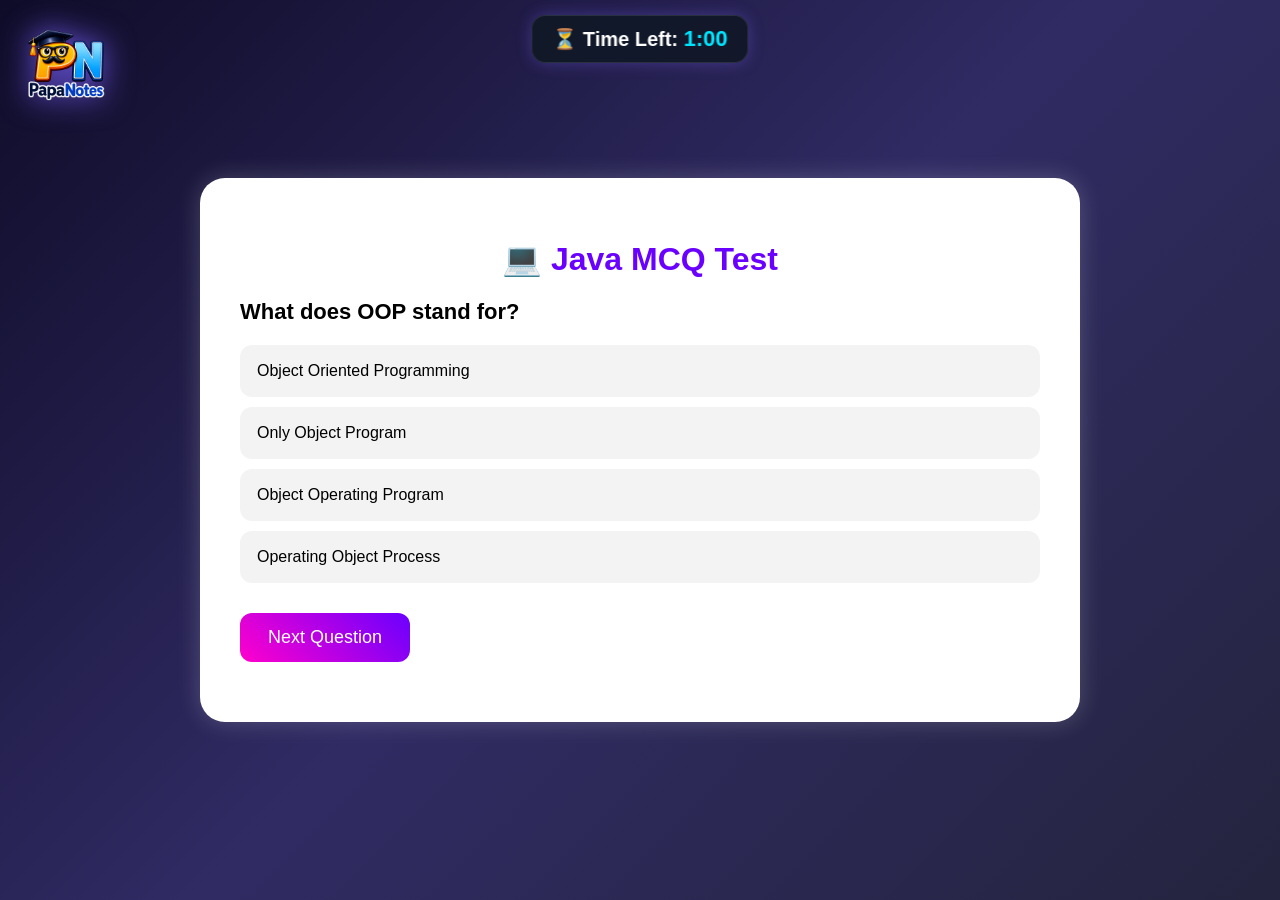
<file: java-mcq-test.html>
<!DOCTYPE html>
<html lang="en">
<head>
<meta charset="UTF-8">
<meta name="viewport" content="width=device-width, initial-scale=1.0">

<title>Java MCQ Test</title>
<img src="logopapanotes.png"
class="logo">


<style>
    .logo{

position:absolute;

top:20px;
left:20px;

width:90px;

height:auto;

z-index:100;

filter:
drop-shadow(
0 0 15px
rgba(123,97,255,0.8)
);

animation:logoFloat 3s ease-in-out infinite;

}

/* FLOAT */

@keyframes logoFloat{

0%{

transform:translateY(0);

}

50%{

transform:translateY(-8px);

}

100%{

transform:translateY(0);

}

}

/* BODY */

body{
    font-family:Arial, sans-serif;
    background:linear-gradient(135deg,#0f0c29,#302b63,#24243e);

    display:flex;
    justify-content:center;
    align-items:center;

    min-height:100vh;
    margin:0;

    color:white;
}

.quiz-container{
    width: 90%;
    max-width:800px;
    margin:auto;
    background:white;
    color:black;
    padding:40px;
    border-radius:25px;
    box-shadow:0 0 25px rgba(255,255,255,0.2);
}
/* hover effect */
.option:hover{
    transform:scale(1.02);
}

/* smooth animation */
.quiz-container{
    animation:fade 0.5s ease;
}

@keyframes fade{
    from{
        opacity:0;
        transform:translateY(20px);
    }

    to{
        opacity:1;
        transform:translateY(0);
    }
}
h1{
    text-align:center;
    color:#6a00ff;
}

.question{
    font-size:22px;
    margin-bottom:20px;
    font-weight:bold;
}

.option{
    background:#f3f3f3;
    padding:15px;
    margin:10px 0;
    border-radius:12px;
    cursor:pointer;
    transition:0.3s;
    border:2px solid transparent;
}

.option:hover{
    background:#e0d4ff;
}

.option.correct{
    background:#4caf50;
    color:white;
}

.option.wrong{
    background:#f44336;
    color:white;
}

#nextBtn{
    background:linear-gradient(45deg,#ff00cc,#6a00ff);
    color:white;
    border:none;
    padding:14px 28px;
    border-radius:12px;
    font-size:18px;
    cursor:pointer;
    margin-top:20px;
}

#nextBtn:hover{
    transform:scale(1.05);
}

#score{
    text-align:center;
    font-size:28px;
    margin-top:20px;
    font-weight:bold;
    color:#6a00ff;
}
/* TIMER BOX */

#timer-box{

position:fixed;

top:15px;

left:50%;

transform:translateX(-50%);

padding:10px 20px;

border-radius:14px;

background:rgba(17,24,39,0.92);

backdrop-filter:blur(10px);

border:1px solid rgba(255,255,255,0.1);

box-shadow:
0 0 15px rgba(123,97,255,0.35);

font-size:20px;

font-weight:bold;

color:white;

z-index:9999;

}

/* TIMER NUMBER */

#time{

color:#00e5ff;

font-size:22px;

}
</style>
</head>

<body>
<div id="timer-box">

⏳ Time Left:
<span id="time">

01:00

</span>

</div>
<div class="quiz-container">

<h1>💻 Java MCQ Test</h1>

<div id="quiz">

<div class="question" id="question">
Question Here
</div>

<div id="answers"></div>

<button id="nextBtn">Next Question</button>

<div id="score"></div>

</div>

</div>

<script>
    let timeLeft = 60;
    let countdown;

const quizData = [

{
question:"What does OOP stand for?",
a:"Object Oriented Programming",
b:"Only Object Program",
c:"Object Operating Program",
d:"Operating Object Process",
correct:"a"
},

{
question:"Which language is platform independent?",
a:"C",
b:"C++",
c:"Java",
d:"Python",
correct:"c"
},

{
question:"Which keyword is used to create object in Java?",
a:"make",
b:"new",
c:"create",
d:"object",
correct:"b"
},

{
question:"Which method is entry point of Java program?",
a:"start()",
b:"run()",
c:"main()",
d:"init()",
correct:"c"
},

{
question:"Java is developed by?",
a:"Microsoft",
b:"Google",
c:"Sun Microsystems",
d:"Apple",
correct:"c"
},

{
question:"Which concept binds data and methods together?",
a:"Abstraction",
b:"Encapsulation",
c:"Inheritance",
d:"Polymorphism",
correct:"b"
},

{
question:"Which keyword is used for inheritance?",
a:"implement",
b:"inherits",
c:"extends",
d:"super",
correct:"c"
},

{
question:"Which package contains Scanner class?",
a:"java.io",
b:"java.util",
c:"java.net",
d:"java.lang",
correct:"b"
},

{
question:"Which block always executes?",
a:"try",
b:"catch",
c:"throw",
d:"finally",
correct:"d"
},

{
question:"Array index starts from?",
a:"1",
b:"0",
c:"-1",
d:"2",
correct:"b"
}

];

const question = document.getElementById("question");
const answers = document.getElementById("answers");
const nextBtn = document.getElementById("nextBtn");
const scoreText = document.getElementById("score");

let currentQuiz = 0;
let score = 0;

loadQuiz();
startTimer();

function loadQuiz(){

answers.innerHTML="";

let currentData = quizData[currentQuiz];

question.innerText = currentData.question;

for(let key in currentData){

if(key !== "question" && key !== "correct"){

const div = document.createElement("div");

div.classList.add("option");

div.innerText = currentData[key];

div.dataset.correct = key;

div.onclick = () => selectAnswer(div,key,currentData.correct);

answers.appendChild(div);

}

}

}

function selectAnswer(selected,key,correct){

const allOptions = document.querySelectorAll(".option");

allOptions.forEach(option=>{

option.style.pointerEvents="none";

});

if(key === correct){

selected.classList.add("correct");
score++;

}else{

selected.classList.add("wrong");

allOptions.forEach(option=>{

if(option.dataset.correct === correct){

option.classList.add("correct");

}

});

}

}

nextBtn.addEventListener("click",()=>{

currentQuiz++;

if(currentQuiz < quizData.length){

loadQuiz();


}else{

document.getElementById("quiz").innerHTML = `
<h1>🎉 Quiz Finished</h1>
<div id="score">
Your Score: ${score} / ${quizData.length}
</div>
`;

}

});
function startTimer(){

const timer =
document.getElementById("time");

countdown =
setInterval(() => {

let minutes =
Math.floor(timeLeft / 60);

let seconds =
timeLeft % 60;

seconds =
seconds < 10
? "0" + seconds
: seconds;

timer.innerHTML =
minutes + ":" + seconds;

/* RED WARNING */

if(timeLeft <= 10){

timer.style.color = "red";

}

/* AUTO SUBMIT */

if(timeLeft <= 0){

clearInterval(countdown);

/* RESULT PAGE */

document.getElementById("quiz")
.innerHTML = `

<h1>

⏳ Time Up!

</h1>

<div id="score">

Your Score:
${score} / ${quizData.length}

</div>

`;

return;

}

timeLeft--;

},1000);

}

</script>

</body>
</html>
</file>
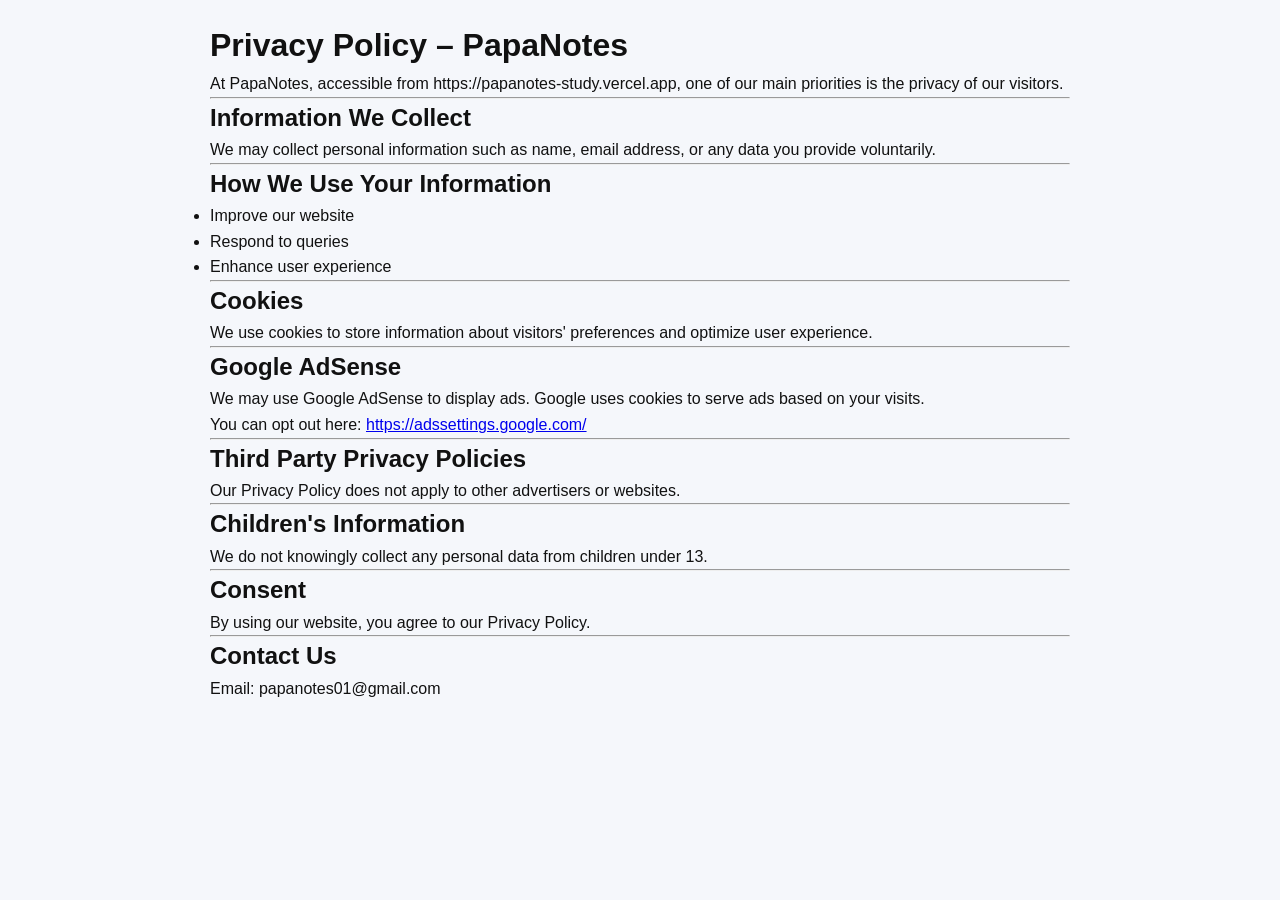
<file: privacy.html>
<!DOCTYPE html>
<html lang="en">
<head>
  <meta charset="UTF-8">
  <title>Privacy Policy - PapaNotes</title>
  <meta name="viewport" content="width=device-width, initial-scale=1.0">
  <link rel="stylesheet" href="note.css">
</head>

<body style="max-width:900px; margin:auto; padding:20px; line-height:1.6;">

<h1>Privacy Policy – PapaNotes</h1>

<p>At PapaNotes, accessible from 
https://papanotes-study.vercel.app, 
one of our main priorities is the privacy of our visitors.</p>

<hr>

<h2>Information We Collect</h2>
<p>We may collect personal information such as name, email address, or any data you provide voluntarily.</p>

<hr>

<h2>How We Use Your Information</h2>
<ul>
<li>Improve our website</li>
<li>Respond to queries</li>
<li>Enhance user experience</li>
</ul>

<hr>

<h2>Cookies</h2>
<p>We use cookies to store information about visitors' preferences and optimize user experience.</p>

<hr>

<h2>Google AdSense</h2>
<p>We may use Google AdSense to display ads. Google uses cookies to serve ads based on your visits.</p>

<p>You can opt out here: 
<a href="https://adssettings.google.com/" target="_blank">
https://adssettings.google.com/
</a>
</p>

<hr>

<h2>Third Party Privacy Policies</h2>
<p>Our Privacy Policy does not apply to other advertisers or websites.</p>

<hr>

<h2>Children's Information</h2>
<p>We do not knowingly collect any personal data from children under 13.</p>

<hr>

<h2>Consent</h2>
<p>By using our website, you agree to our Privacy Policy.</p>

<hr>

<h2>Contact Us</h2>
<p>Email: papanotes01@gmail.com</p>

</body>
</html>
</file>
<file: note.css>
/* ===== RESET ===== */
*{
  margin:0;
  padding:0;
  box-sizing:border-box;
  font-family:'Segoe UI',sans-serif;
}

body{
  background:#f5f7fb;
  color:#111;
  line-height:1.6;
}

/* ===== NAVBAR ===== */
.navbar{
  display:flex;
  justify-content:space-between;
  align-items:center;
  padding:14px 25px;
  background:white;
  border-bottom:1px solid #e5e7eb;
}

.navbar h1{
  display:flex;
  align-items:center;
  gap:8px;
  font-size:20px;
  font-weight:700;
}

.logo{
  height:32px;
}

.navbar div{
  display:flex;
  gap:18px;
}

.navbar a{
  text-decoration:none;
  color:#444;
  font-weight:500;
}

.navbar a:hover{
  color:#6366f1;
}

/* ===== HERO ===== */
.hero{
  text-align:center;
  padding:80px 20px;
  background:linear-gradient(to bottom,#ffffff,#eef2f7);
}

.bg-logo{
  width:120px;
  opacity:0.1;
  position:absolute;
  left:50%;
  transform:translateX(-50%);
}

.hero h1{
  font-size:42px;
  font-weight:900;
}

.hero p{
  margin-top:10px;
  color:#6b7280;
}

/* ===== SEARCH ===== */
.search-box{
  margin-top:20px;
}

.search-box input{
  width:90%;
  max-width:450px;
  padding:14px;
  border-radius:30px;
  border:1px solid #e5e7eb;
  outline:none;
}

.suggestions{
  margin-top:5px;
  background:white;
  border:1px solid #ddd;
  border-radius:10px;
}

/* ===== CATEGORY ===== */
.categories{
  text-align:center;
  padding:50px 20px;
}

.categories h2{
  margin-bottom:20px;
  font-size:24px;
}
.categories p{
  color: #000000;
  font-size: larger;
}

/* FIX DOUBLE CAT BOX */
.cat-box{
  display:flex;
  justify-content:center;
  flex-wrap:wrap;
  gap:12px;
}

/* BUTTON */
.cat{
  padding:10px 18px;
  border-radius:999px;
  border:1px solid #e5e7eb;
  background:white;
  cursor:pointer;
  transition:0.2s;
}

.cat:hover{
  background:#6366f1;
  color:white;
}

.cat.active{
  background:#6366f1;
  color:white;
}

/* ===== SUBJECT ===== */
.subjects{
  display:none;
  margin-top:15px;
}

.subjects.active{
  display:block;
}

/* ===== CARD ===== */
.card{
  width:90%;
  max-width:450px;
  margin:15px auto;
  padding:18px;

  background:white;
  border-radius:12px;
  border:1px solid #e5e7eb;

  cursor:pointer;
  transition:0.2s;
}

.card:hover{
  transform:translateY(-4px);
  box-shadow:0 10px 20px rgba(0,0,0,0.08);
}

.card h3{
  font-size:18px;
  font-weight:600;
}

/* ===== BUTTON ===== */
.btn-box{
  display:flex;
  justify-content:center;
  gap:10px;
  flex-wrap:wrap;
  margin-top:10px;
}

.btn{
  padding:8px 14px;
  border-radius:8px;
  border:none;
  color:white;
  cursor:pointer;
}

.pdf-btn{
  background: linear-gradient(135deg, #ff6a00, #ee0979);  /* 🔥 new color */
  color: white;
}

.info-btn{
  background:#6366f1;
}

/* ===== NOTE ===== */
.note-content{
  display:none;
}

.note-content.active{
  display:block;
}

/* ===== IMAGE ===== */
.note-img{
  width:100%;
  border-radius:10px;
  margin-top:10px;
}

/* ===== POPUP ===== */



/* ===== CONTACT ===== */
#contact{
  text-align:center;
  padding:40px;
}

/* ===== FOOTER ===== */
footer{
  text-align:center;
  padding:20px;
  border-top:1px solid #ffffff;
  background:rgb(255, 254, 254);
}

/* ===== MOBILE ===== */
@media(max-width:600px){

  .navbar{
    flex-direction:column;
    gap:10px;
  }

  .btn-box{
    flex-direction:column;
  }

  .btn{
    width:100%;
  }

}
/* ===== SMOOTH FADE ANIMATION ===== */
.fade-up{
  opacity:0;
  transform:translateY(30px);
  transition:all .6s ease;
}
.fade-up.show{
  opacity:1;
  transform:translateY(0);
}

/* ===== HERO LOGO FLOAT ===== */
.bg-logo{
  position:absolute;
  top:50%;
  left:50%;
  transform:translate(-50%,-50%);
  width:160px;
  opacity:0.05;
  animation:float 6s ease-in-out infinite;
}
@keyframes float{
  0%,100%{ transform:translate(-50%,-50%) translateY(0);}
  50%{ transform:translate(-50%,-50%) translateY(-10px);}
}

/* ===== CARD PREMIUM EFFECT ===== */
.card{
  position:relative;
  overflow:hidden;
}

.card::before{
  content:"";
  position:absolute;
  inset:0;
  background:linear-gradient(120deg,transparent,rgba(99,102,241,0.15),transparent);
  opacity:0;
  transition:0.3s;
}

.card:hover::before{
  opacity:1;
}

/* ===== BUTTON GLOW ===== */
.btn{
  position:relative;
  overflow:hidden;
}

.btn::after{
  content:"";
  position:absolute;
  top:0;
  left:-100%;
  width:100%;
  height:100%;
  background:linear-gradient(120deg,transparent,rgba(255,255,255,0.4),transparent);
  transition:0.4s;
}

.btn:hover::after{
  left:100%;
}

/* ===== CATEGORY HOVER EFFECT ===== */
.cat{
  position:relative;
}

.cat::after{
  content:"";
  position:absolute;
  bottom:-4px;
  left:50%;
  width:0%;
  height:2px;
  background:#6366f1;
  transition:.3s;
  transform:translateX(-50%);
}

.cat:hover::after{
  width:60%;
}

/* ===== SEARCH FOCUS GLOW ===== */
.search-box input:focus{
  box-shadow:0 0 0 3px rgba(99,102,241,0.15);
}

/* ===== SCROLLBAR STYLE ===== */
::-webkit-scrollbar{
  width:6px;
}
::-webkit-scrollbar-thumb{
  background:#6366f1;
  border-radius:10px;
}
/* =========================
   🎯 SUBJECT CENTER FIX
========================= */
.subjects{
  text-align:center;
  width:100%;
}

.subjects p{
  display:block;
  text-align:center;
  margin:6px 0;
}

/* =========================
   🎯 CLASS BUTTON ALIGN FIX
========================= */
.cat-box{
  display:flex;
  justify-content:center;
  flex-wrap:wrap;
  gap:12px;
}

/* =========================
   🎯 CARD CENTER FIX
========================= */
.card{
  margin-left:auto;
  margin-right:auto;
}

/* =========================
   🎯 LOGO IMPROVE
========================= */
.navbar{
  background:#f8fafc;
}

.logo{
  height:40px;   /* पहले 30 था */
  width:auto;
}

/* =========================
   🎯 HERO LOGO STYLE
========================= */
.bg-logo{
  width:150px;
  opacity:0.08;
}

/* =========================
   🎯 CLASS 12 LEFT FIX
========================= */
#c12{
  text-align:center;
  
}

#c12 p{
  text-align:center;
}

/* =========================
   🎯 CLASS 10 FIX
========================= */
#c10{
  text-align:center;
  
}

/* =========================
   🎯 EXTRA CLEAN SPACING
========================= */
.categories{
  padding:40px 20px;
}

.categories h2{
  text-align:center;
  margin-bottom:20px;
}

/* =========================
   🔥 HERO PREMIUM LOOK
========================= */
.hero{
  display:flex;
  flex-direction:column;
  align-items:center;
  justify-content:center;

  text-align:center;
  padding:100px 20px;

  background:linear-gradient(135deg,#ffffff,#eef2ff);
  position:relative;
  overflow:hidden;
}

/* =========================
   🔥 TITLE GRADIENT
========================= */
.hero h1{
  font-size:48px;
  font-weight:900;
  margin-bottom:10px;

  background:linear-gradient(90deg,#6366f1,#9333ea);
  background-clip:text;
  -webkit-background-clip:text;
  -webkit-text-fill-color:transparent;
}

/* =========================
   🔥 SUBTEXT
========================= */
.hero p{
  font-size:16px;
  color:#6b7280;
  margin-bottom:25px;
}

/* =========================
   🔥 SEARCH GLASS STYLE
========================= */
.search-box input{
  background:rgba(255,255,255,0.8);
  backdrop-filter:blur(10px);

  border-radius:30px;
  padding:14px 18px;
  border:1px solid #e5e7eb;

  box-shadow:0 8px 20px rgba(0,0,0,0.05);
}

/* =========================
   🔥 FLOATING BACKGROUND LOGO
========================= */
.bg-logo{
  position:absolute;
  top:50%;
  left:50%;
  transform:translate(-50%,-50%);
  width:160px;
  opacity:0.05;
  animation:float 6s ease-in-out infinite;
}

/* FLOAT ANIMATION */
@keyframes float{
  0%,100%{ transform:translate(-50%,-50%) translateY(0);}
  50%{ transform:translate(-50%,-50%) translateY(-12px);}
}

/* =========================
   🔥 HERO GLOW EFFECT
========================= */
.hero::before{
  content:"";
  position:absolute;
  width:300px;
  height:300px;
  background:rgba(99,102,241,0.15);
  filter:blur(100px);
  top:20%;
  left:20%;
}

.hero::after{
  content:"";
  position:absolute;
  width:300px;
  height:300px;
  background:rgba(147,51,234,0.15);
  filter:blur(100px);
  bottom:20%;
  right:20%;
}
.subjects{
  display:none;
}

.subjects.active{
  display:block;
}

.note-content{
  display:none;
}

.note-content.active{
  display:block;
}
.dark-mode{
  background:#020617;
  color:white;
}
/* 🔥 SEARCH ALWAYS CLICKABLE */
.search-box{
  position:relative;
  z-index:9999;
}

/* input ko top pe lao */
.search-box input{
  position:relative;
  z-index:10000;
}

/* suggestions */
.suggestions{
  position:absolute;
  width:100%;
  background:white;
  z-index:10000;
}

/* 🔥 mobile touch fix */
input, button{
  pointer-events:auto;
}

/* 🔥 prevent overlap issues */
.hero, .card, section{
  position:relative;
  z-index:1;
}
/* ===== FINAL OVERLAY KILL FIX ===== */

.note-content{
  position: static !important;
  display: none !important;
  width: 100% !important;
  margin: 10px 0 !important;
  z-index: 1 !important;
  transform: none !important;
}

/* show */
.note-content.active{
  display: block !important;
}

/* subjects */
.subjects{
  position: static !important;
  
}

/* 🔥 IMPORTANT: card parent fix */
.card{
  position: relative !important;
}

/* 🔥 remove center floating */
.note-content,
.card{
  left: auto !important;
  top: auto !important;
}

/* 🔥 search always top */
.search-box{
  position: relative;
  z-index: 99999 !important;
}
/* ONLY ONE NOTE OPEN AT A TIME (visual fix) */
.note-content{
  display:none;
}

.note-content.active{
  display:block;
}

/* card stable */
.card{
  position:relative;
  overflow:visible;
}

.sub-text{
  color:#6b7280;
  font-size:14px;
  margin-top:5px;
}
.cat-box{
  display:flex;
  justify-content:center;
  gap:10px;
  flex-wrap:wrap;
  margin-top:15px;
}

.cat{
  padding:10px 18px;
  border-radius:30px;
  border:1px solid #e5e7eb;
  background:#f9fafb;
  cursor:pointer;
  transition:0.3s;
  font-weight:500;
}

/* hover */
.cat:hover{
  background:#eef2ff;
  transform:translateY(-2px);
}

/* active (🔥 main look) */
.cat.active{
  background:linear-gradient(135deg,#6366f1,#9333ea);
  color:white;
  border:none;
  box-shadow:0 6px 15px rgba(99,102,241,0.4);
}

/* ===== TITLE ===== */
.class-title{
  text-align:center;
  font-size:28px;
  font-weight:800;
  margin-top:30px;
}

/* subtitle */
.sub-text{
  text-align:center;
  color:#6b7280;
  font-size:14px;
  margin-bottom:15px;
}

/* ===== CLASS BOX ===== */
.cat-box{
  display:flex;
  justify-content:center;
  gap:12px;
  flex-wrap:wrap;
}

/* ===== BUTTON STYLE ===== */
.cat{
  padding:10px 18px;
  border-radius:30px;
  background:#f3f4f6;
  border:1px solid #e5e7eb;
  cursor:pointer;
  transition:all 0.25s ease;
  font-weight:500;
}

/* hover effect */
.cat:hover{
  transform:translateY(-3px);
  background:#eef2ff;
}

/* active class (🔥 main look) */
.cat.active{
  background:linear-gradient(135deg,#6366f1,#9333ea);
  color:white;
  border:none;
  box-shadow:0 6px 20px rgba(99,102,241,0.4);
}

/* click effect */
.cat:active{
  transform:scale(0.95);
}

/* NORMAL BUTTON */
.cat{
    background:linear-gradient(45deg,#ff00cc,#6a00ff);
    color:white;
    padding:12px 22px;
    margin:10px;
    border-radius:12px;
    font-weight:bold;
    cursor:pointer;
    transition:0.3s;
    box-shadow:0 0 15px rgba(128,0,255,0.5);
}

.cat:hover{
    transform:scale(1.08);
}
/* ACTIVE (same for all) */
/* ACTIVE CLASS (Class 11 selected) */
.cat.active{
    background:linear-gradient(45deg,#ff00cc,#6a00ff);
    color:white;
    box-shadow:0 0 15px rgba(128,0,255,0.5);
}

/* 🔥 NOTE FIX (NO POPUP) */
.note-content{
  position: relative !important;
  top: auto !important;
  left: auto !important;
  transform: none !important;

  width: 100% !important;
  margin: 10px 0 !important;

  display: none;
  z-index: 1;
}

/* show properly */
.note-content.active{
  display: block !important;
}

/* card normal flow */
.card{
  position: relative !important;
  overflow: visible !important;
}

/* subjects fix */
.subjects{
  position: relative !important;
}

/* ===== ABOUT PAGE ===== */
.about-container{
  max-width:900px;
  margin:40px auto;
  padding:25px;
  background:#ffffff;
  border-radius:12px;
  box-shadow:0 10px 30px rgba(0,0,0,0.08);
}

/* heading */
.about-container h1{
  text-align:center;
  font-size:32px;
  margin-bottom:15px;
}

/* section titles */
.about-container h2{
  margin-top:25px;
  color:#6366f1;
}

/* paragraph */
.about-container p{
  color:#444;
  margin-top:8px;
}

/* list */
.about-container ul{
  margin-top:10px;
  padding-left:20px;
}

.about-container li{
  margin-bottom:5px;
}

/* divider */
.about-container hr{
  margin:20px 0;
  border:none;
  height:1px;
  background:#e5e7eb;
}

/* email link */
.about-container a{
  color:#6366f1;
  text-decoration:none;
}

.about-container a:hover{
  text-decoration:underline;
}

/* mobile responsive */
@media(max-width:600px){
  .about-container{
    margin:20px;
    padding:15px;
  }

  .about-container h1{
    font-size:24px;
  }
}
.about-container{
  transition:0.3s;
}

.about-container:hover{
  transform:translateY(-5px);
}
/* ===== ABOUT SECTION ===== */
.about-container{
  max-width:900px;
  margin:60px auto;
  padding:30px;
  background:#ffffff;
  border-radius:16px;
  box-shadow:0 15px 40px rgba(0,0,0,0.08);
  line-height:1.7;
}

/* heading */
.about-container h1{
  text-align:center;
  font-size:34px;
  margin-bottom:15px;
}

/* intro text */
.about-intro{
  text-align:center;
  font-size:18px;
  color:#444;
}

/* description */
.about-desc{
  text-align:center;
  font-size:16px;
  margin-top:10px;
}

/* section headings */
.about-container h2{
  margin-top:30px;
  color:#6366f1;
}

/* list */
.about-container ul{
  margin-top:10px;
  padding-left:20px;
}

.about-container li{
  margin-bottom:6px;
}

/* divider */
.about-container hr{
  margin:25px 0;
  border:none;
  height:1px;
  background:#e5e7eb;
}

/* hover effect */
.about-container:hover{
  transform:translateY(-5px);
  transition:0.3s;
}

/* mobile */
@media(max-width:600px){
  .about-container{
    margin:20px;
    padding:20px;
  }

  .about-container h1{
    font-size:26px;
  }
}

/* FULL SECTION */
.about-section{
  background:linear-gradient(to right,#eef2ff,#f9fafb);
  padding:60px 20px;
}

/* container */
.about-box{
  max-width:1100px;
  margin:auto;
  text-align:center;
}

/* heading */
.about-box h1{
  font-size:36px;
  margin-bottom:10px;
}

/* text */
.about-intro{
  font-size:18px;
  color:#444;
}

.about-desc{
  margin-top:10px;
  margin-bottom:40px;
  color:#666;
}

/* grid */
.about-grid{
  display:grid;
  grid-template-columns:repeat(auto-fit,minmax(250px,1fr));
  gap:20px;
}

/* cards */
.about-card{
  background:white;
  padding:20px;
  border-radius:12px;
  box-shadow:0 10px 25px rgba(0,0,0,0.08);
  text-align:left;
  transition:0.3s;
}

.about-card:hover{
  transform:translateY(-5px);
}

/* headings */
.about-card h3{
  margin-bottom:10px;
  color:#6366f1;
}

/* list */
.about-card ul{
  padding-left:18px;
}

.about-card li{
  margin-bottom:6px;
}

/* hidden initially */
.fade-in{
  opacity:0;
  transform:translateY(40px);
  transition:all 0.8s ease;
}

/* visible */
.fade-in.show{
  opacity:1;
  transform:translateY(0);
}

/* loader bg */
#loader{
  position:fixed;
  width:100%;
  height:100%;
  background:white;
  display:flex;
  justify-content:center;
  align-items:center;
  z-index:9999;
}

/* spinner */
.spinner{
  width:50px;
  height:50px;
  border:5px solid #e5e7eb;
  border-top:5px solid #6366f1;
  border-radius:50%;
  animation:spin 1s linear infinite;
}

@keyframes spin{
  100%{transform:rotate(360deg);}
}

/* navbar smooth */
nav{
  position:sticky;
  top:0;
  background:white;
  z-index:1000;
  transition:0.3s;
}

/* scroll effect */
nav.scrolled{
  box-shadow:0 4px 15px rgba(0,0,0,0.1);
}
.btn{
  transition:0.3s;
}

.btn:hover{
  transform:translateY(-3px) scale(1.05);
}
#loader{
  transition:opacity 0.4s ease;
}
#search{
  padding:10px 15px;
  border-radius:20px;
  border:1px solid #ddd;
  outline:none;
  transition:0.3s;
}

#search:focus{
  border-color:#6366f1;
  box-shadow:0 0 8px rgba(99,102,241,0.3);
}

.subjects{
  display: none;
  
}

.subjects.active{
  display: block;
}

.note-content{
  display: none;
}

.note-content.active{
  display: block;
}

/* POPUP */




/* 👇 hover effect (optional) */
.prev:hover, .next:hover {
  color: #00ffff; /* light glow */
}


/* hover effect */
.prev:hover, .next:hover{
  transform: translateY(-50%) scale(1.2);
  background: rgba(0,0,0,0.9);
}
.hero-text{
  font-size: 16px;
  font-weight: 500;
  text-align: center;

  color: #08dbf2;  /*
.tagline{
  color: #ffd54f;   /* yellow */
  font-weight: bold;
}
/* 🔥 Heading (heroText) */
.hero p{
  color: #040404;
  text-align: center;
  font-weight: 500;
}
/* container safe rakho */
.slider-container {
  position: relative;
  overflow: hidden; /* arrow bahar nahi jayega */
}



@media (max-width: 600px) {
  .prev, .next {
    font-size: 18px;
    width: 30px;
    height: 30px;
  }
}
/* ===== FINAL POPUP (CLEAN) ===== */


#bca{
  margin-top: 20px;
}

/* PYQ heading */
#bca > p{
  font-size: 18px;
  font-weight: 600;
  color: #6a11cb;
  text-align: center;
  margin-bottom: 15px;
}

/* cards */
#bca .card{
  background: linear-gradient(135deg, #f5f7fa, #e4e9f7);
  border-radius: 15px;
  padding: 15px;
  margin-bottom: 15px;

  box-shadow: 0 5px 15px rgba(0,0,0,0.1);
  transition: 0.3s;
}

/* hover effect */
#bca .card:hover{
  transform: translateY(-5px);
  box-shadow: 0 10px 25px rgba(0,0,0,0.15);
}

/* headings */
#bca .card h3{
  color: #2c3e50;
  margin-bottom: 5px;
}

/* text */
#bca .card p{
  color: #555;
  font-size: 14px;
}

/* buttons */
#bca .btn{
  padding: 8px 14px;
  border-radius: 8px;
  border: none;
  cursor: pointer;
  font-size: 14px;
  margin-right: 8px;
  
}

/* PDF button */
.btn.pdf-btn{
  background: linear-gradient(135deg, #ff6a00, #ee0979) !important;
  color: white !important;
  border-radius: 10px;
  box-shadow: 0 0 10px rgba(255, 105, 135, 0.6);
  transition: 0.3s;
}

.btn.pdf-btn:hover{
  box-shadow: 0 0 20px rgba(255, 105, 135, 1);
  transform: scale(1.05);
}


/* Info button */
#bca .info-btn{
  background: linear-gradient(135deg, #6a11cb, #2575fc);
  color: white;
}

/* hidden content */
#bca .note-content{
  margin-top: 10px;
}
/* ===== CLASS 10 PREMIUM LOOK ===== */

#c10{
  margin-top: 20px;
}

/* Science heading */
#c10 > p{
  font-size: 18px;
  font-weight: 600;
  color: #2575fc;
  text-align: center;
  margin-bottom: 15px;
}

/* cards */
#c10 .card{
  background: linear-gradient(135deg, #ffffff, #e4e9f7);
  border-radius: 15px;
  padding: 15px;
  margin-bottom: 15px;

  box-shadow: 0 5px 15px rgba(0,0,0,0.1);
  transition: 0.2s;
}

/* hover */
#c10 .card:hover{
  transform: translateY(-3px);
  box-shadow: 0 10px 25px rgba(0,0,0,0.15);
}

/* headings */
#c10 .card h3{
  color: #2c3e50;
}

/* text */
#c10 .card p{
  color: #555;
  font-size: 14px;
}

/* buttons */
#c10 .btn{
  padding: 8px 14px;
  border-radius: 8px;
  border: none;
  cursor: pointer;
  font-size: 14px;
  margin-right: 8px;
}

/* PDF button */
#c10 .pdf-btn{
  background: linear-gradient(135deg, #00c853, #00e676);
  color: white;
}

/* Info button */
#c10 .info-btn{
  background: linear-gradient(135deg, #6a11cb, #2575fc);
  color: white;
}

/* hidden content */
#c10 .note-content{
  margin-top: 10px;
}
/* FULL SCREEN OVERLAY */
/* ===== FULL SCREEN OVERLAY ===== */
/* ===== POPUP ===== */
/* ===== FINAL POPUP (ONLY ONE) ===== */

#imgPopup{
  position: fixed;
  inset: 0;
  background: rgba(0,0,0,0.95);
  z-index: 999999;

  display: none;

  overflow-y: auto;
  -webkit-overflow-scrolling: touch;

  padding: 60px 10px;
}

#imgPopup.show{
  display: block;
}

/* IMAGE */
#popupImg{
  display: block;
  margin: 0 auto;

  width: 100%;
  max-width: 900px;
  height: auto;

  border-radius: 10px;
}

/* CLOSE */
.close{
  position: fixed;
  top: 15px;
  right: 20px;
  color: white;
  font-size: 28px;
  cursor: pointer;
}

/* ARROWS */
.prev, .next{
  position: fixed;
  top: 50%;
  transform: translateY(-50%);

  width: 40px;
  height: 40px;

  border-radius: 50%;
  border: none;
  cursor: pointer;

  background: rgba(255,255,255,0.2);
  color: white;
}

.prev{ left: 15px; }
.next{ right: 15px; }

/* MOBILE */
@media (max-width: 600px){
  #popupImg{
    max-width: 100vw;
    height: auto;
    border-radius: 0;
  }
}
.note-content{
  display: none;
}
#c12 .card{
  background: linear-gradient(135deg, #f3f0ff, #e0e7ff);
  border-radius: 16px;
  padding: 15px;
  margin-bottom: 15px;

  box-shadow: 0 6px 18px rgba(0,0,0,0.1);
  transition: 0.2s;
  cursor: pointer;
}

#c12 .card:hover{
  transform: translateY(-5px);
  box-shadow: 0 12px 25px rgba(0,0,0,0.15);
}

/* headings */
#c12 .card h3{
  color: #4c1d95;
  margin-bottom: 5px;
}

/* text */
#c12 .card p{
  color: #555;
  font-size: 14px;
}

/* buttons */
#c12 .btn{
  padding: 8px 14px;
  border-radius: 8px;
  border: none;
  cursor: pointer;
  font-size: 14px;
  margin-right: 8px;
}

/* PDF button */
#c12 .pdf-btn{
  background: linear-gradient(135deg, #00c853, #00e676);
  color: white;
}

/* Info button */
#c12 .info-btn{
  background: linear-gradient(135deg, #6a11cb, #2575fc);
  color: white;
}
#c12 > p{
  font-size: 18px;
  font-weight: 600;
  color: #2575fc;
  text-align: center;
  margin-bottom: 15px;
}

/* disabled */
#c12 .disabled-btn{
  opacity: 0.6;
}

/* hidden content */
.note-content{
  display: none;
}
.note-content.show{
  display: block;
}
#c9 > p{
  font-size: 18px;
  font-weight: 600;
  color: #2575fc;
  text-align: center;
  margin-bottom: 15px;
}
#c11 > p{
  font-size: 18px;
  font-weight: 600;
  color: #2575fc;
  text-align: center;
  margin-bottom: 15px;
}
#c8 > p{
  font-size: 18px;
  font-weight: 600;
  color: #2575fc;
  text-align: center;
  margin-bottom: 15px;
}
.card h3 {
  color: #2c3e50; /* dark blue */
}.hero-text strong {
  color: #6a5acd; /* purple */
}
.hero-text ul li {
  color: #333;
}


/* PARAGRAPH */
.hero-text p {
  margin: 10px 0;
}


/* ===== HERO ===== */
.hero {
  text-align: center;
  padding: 90px 20px;
  background: linear-gradient(to bottom, #ffffff, #f8f9ff);
}

/* top line */
.top-line {
  font-size: 14px;
  color: #6b7280;
  margin-bottom: 10px;
}

/* main heading */
.hero h1 {
  font-size: 50px;
  font-weight: 800;
  color: #2600e7;
  margin-bottom: 10px;
}

/* tagline */
.tagline {
  font-size: 16px;
  color: #444;
  margin-bottom: 20px;
}

/* main text box */
.hero-text {
  max-width: 700px;
  margin: auto;
  font-size: 17px;
  line-height: 1.8;
  color: #030404;
}

/* highlight text */
.hero-text .highlight {
  font-weight: bold;
  color: #7b61ff;
  margin-top: 15px;
}

/* list */
.hero-text ul {
  text-align: left;
  display: inline-block;
  margin-top: 10px;
  padding-left: 20px;
}

.hero-text ul li {
  margin: 8px 0;
  font-size:18px;
}
  .hero-text ul li {
    color:#050505;
  }
  /* MOBILE FIX */
body{
  margin: 0;
  padding: 0;
  overflow-x: hidden;
}

.container, .subjects{
  width: 100%;
  max-width: 100%;
}

img{
  max-width: 100%;
  height: auto;
}

.btn-box{
  display: flex;
  flex-wrap: wrap;
  gap: 8px;
}

@media (max-width: 768px){
  .cat-box{
    display: flex;
    flex-wrap: wrap;
    gap: 8px;
    justify-content: center;
  }

  .cat{
    font-size: 14px;
    padding: 6px 10px;
  }

  .card{
    padding: 10px;
  }
}



.iq-btn{

display:inline-flex;

align-items:center;
justify-content:center;

gap:6px;

padding:8px 14px;

font-size:14px;

font-weight:600;

border-radius:10px;

background:linear-gradient(
135deg,
#fb01ff,
#501066
);

color:rgb(255, 255, 255);

text-decoration:none;

box-shadow:
0 0 10px rgba(43, 1, 254, 0.3);

transition:0.3s;

}

/* HOVER */

.iq-btn:hover{

transform:scale(1.03);

}

/* ICON */

.iq-btn span{

font-size:13px;

}
.iq-section p{

font-size:18px;

font-weight:600;

background:linear-gradient(
90deg,
#000000,
#002aff
);

-webkit-background-clip:text;

background-clip:text;

-webkit-text-fill-color:transparent;

}
.java-section{

text-align:center;

margin-top:35px;
margin-bottom:25px;

}

.java-section p{

font-size:18px;

font-weight:600;

background:linear-gradient(
90deg,
#000000,
#6a00ff
);

-webkit-background-clip:text;

background-clip:text;

-webkit-text-fill-color:transparent;

margin-bottom:15px;

}

.java-btn{

display:inline-flex;

align-items:center;
justify-content:center;

gap:6px;

padding:10px 18px;

font-size:15px;

font-weight:600;

border-radius:10px;

background:linear-gradient(
135deg,
#fb01ff,
#501066
);

color:white;

text-decoration:none;

box-shadow:
0 0 10px rgba(43, 1, 254, 0.3);

transition:0.3s;

}

.java-btn:hover{

transform:scale(1.05);

}
</file>
